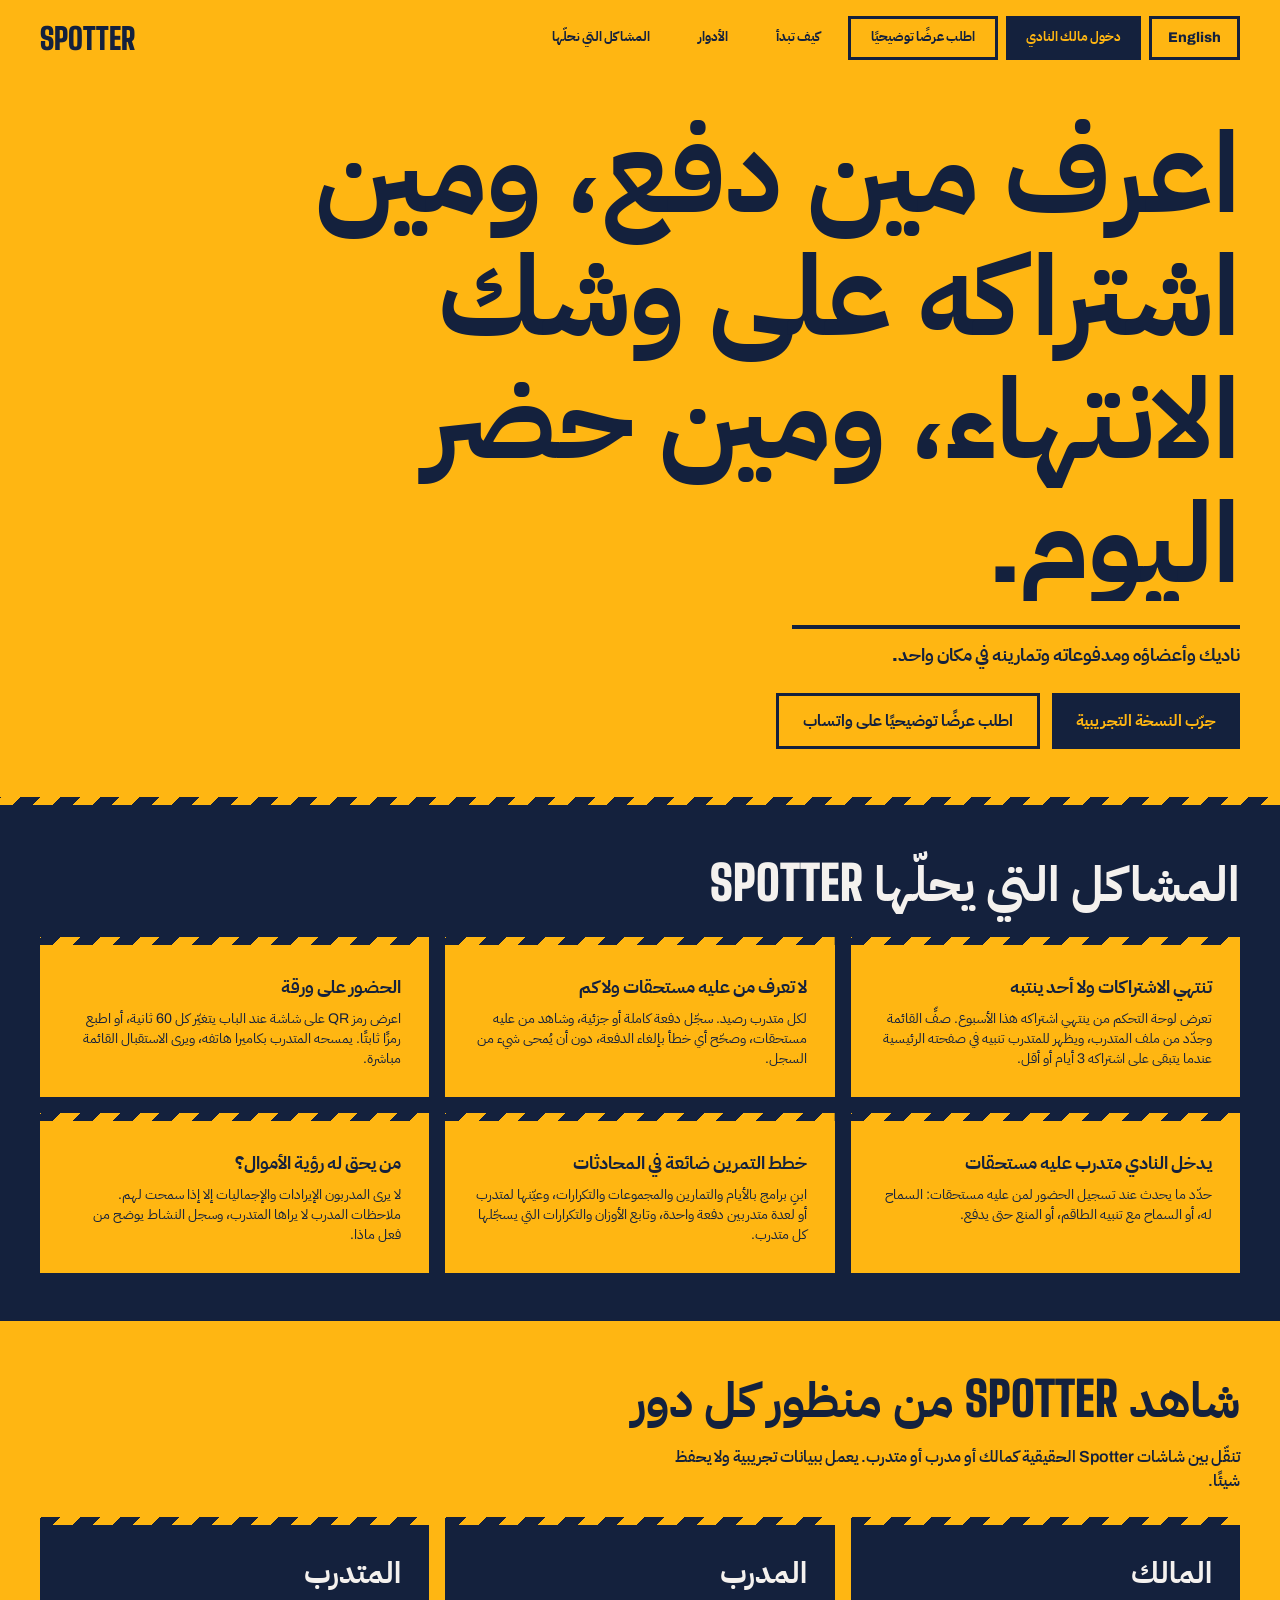
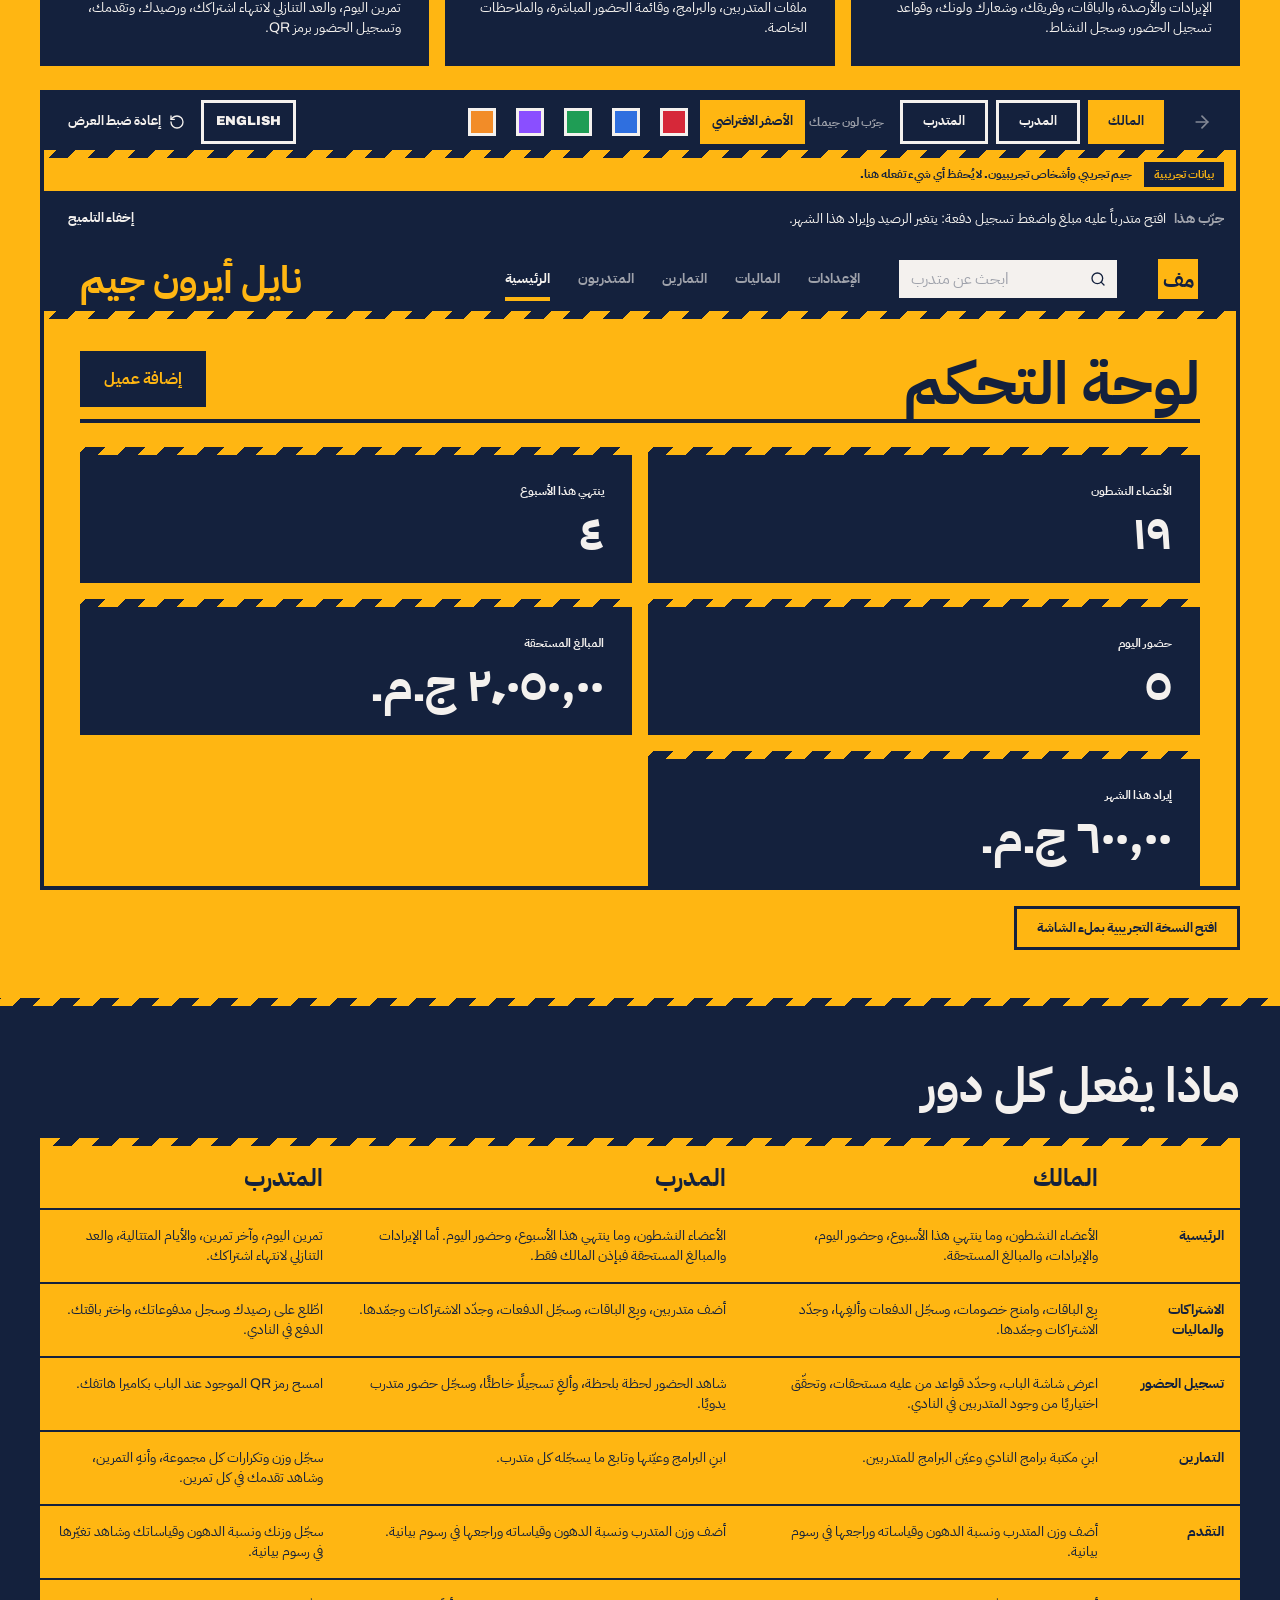
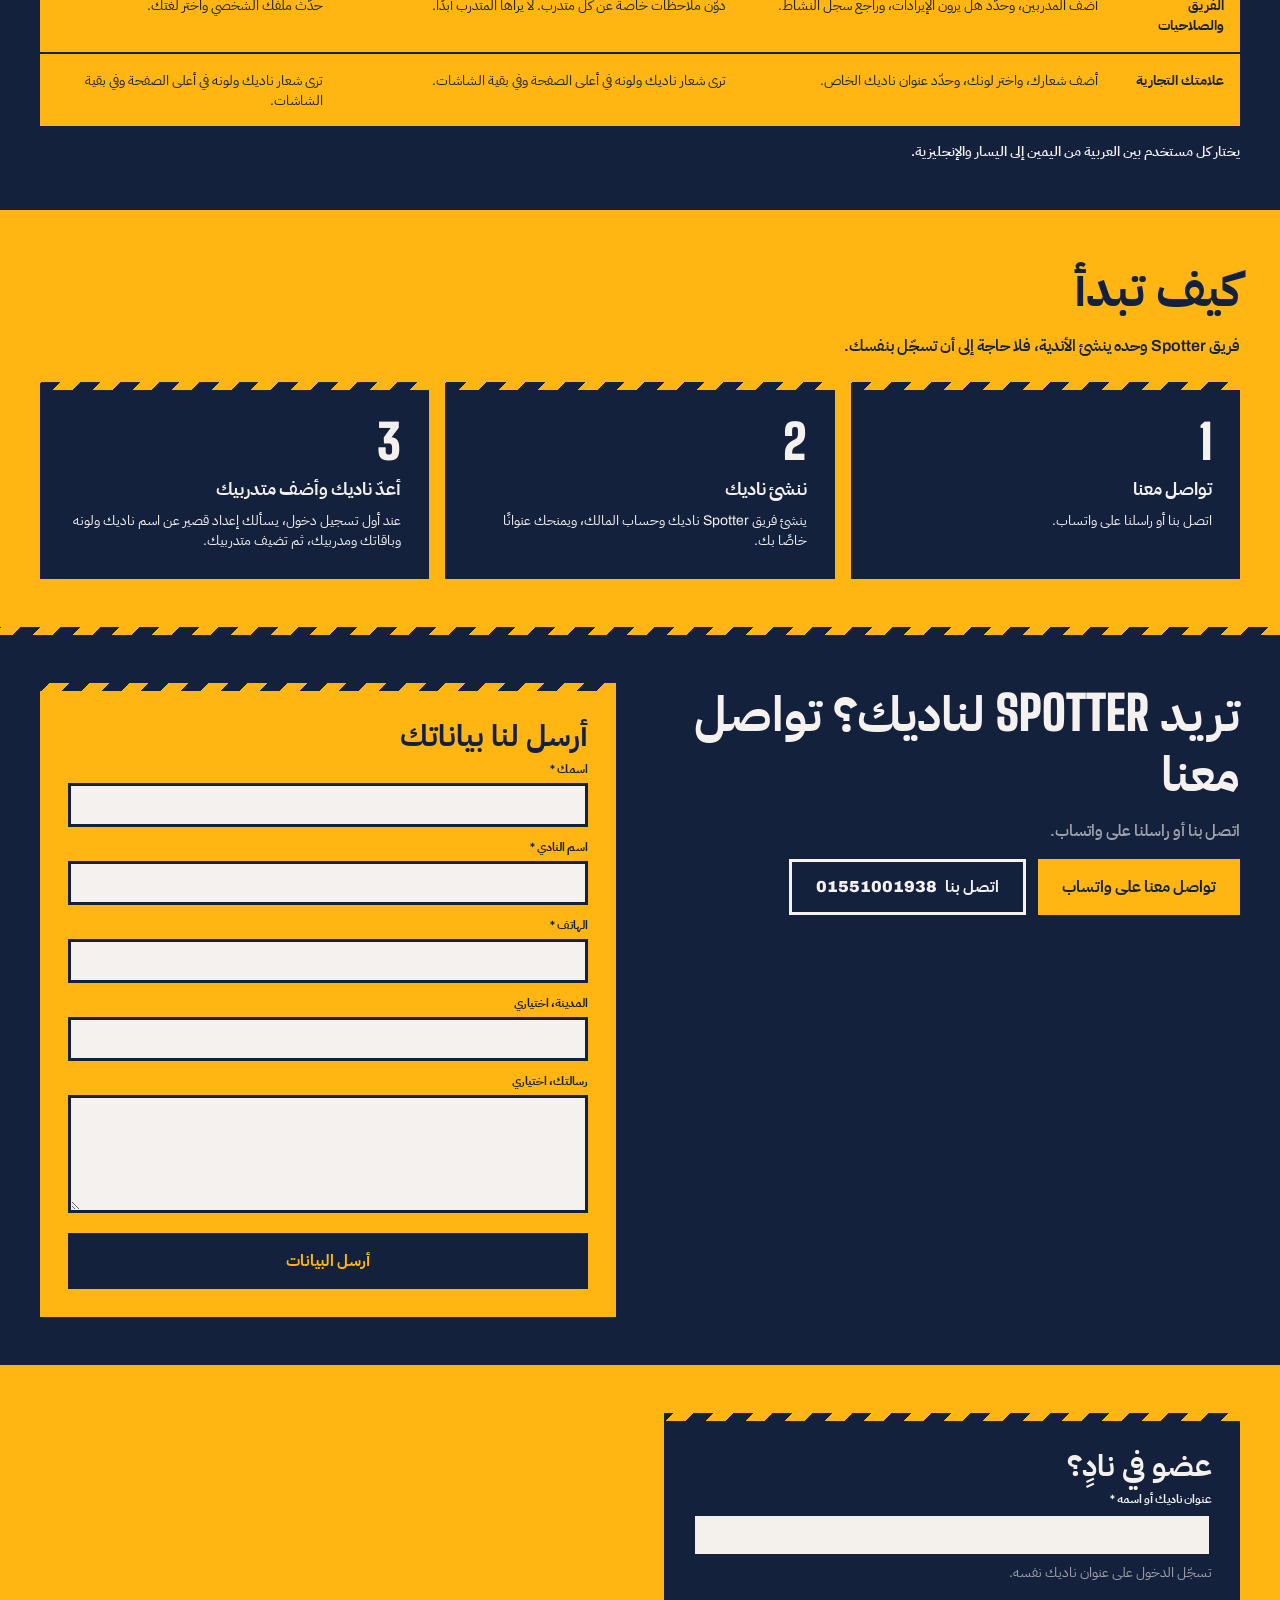
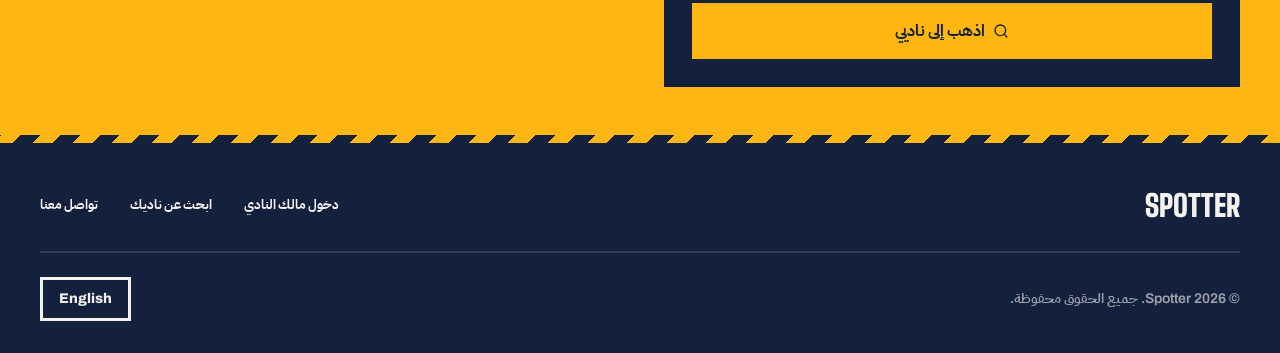
<file: index.html>
<!doctype html>
<html lang="ar" dir="rtl">
    <head>
        <meta charset="utf-8" />
        <meta name="viewport" content="width=device-width, initial-scale=1" />
        <title>Spotter</title>
        <meta name="description" content="Your gym, members, payments and workouts in one place." />
      <script type="module" crossorigin src="/assets/landing-BLIE3g-O.js"></script>
      <link rel="modulepreload" crossorigin href="/assets/translations-1nwfxi5a.js">
      <link rel="modulepreload" crossorigin href="/assets/Input-CRKZHEZi.js">
      <link rel="modulepreload" crossorigin href="/assets/Textarea-Cb2g7xME.js">
      <link rel="stylesheet" crossorigin href="/assets/translations-DHrIRY4J.css">
    </head>
    <body class="antialiased">
        <div id="app"></div>
        <noscript>Spotter needs JavaScript.</noscript>
    </body>
</html>
</file>
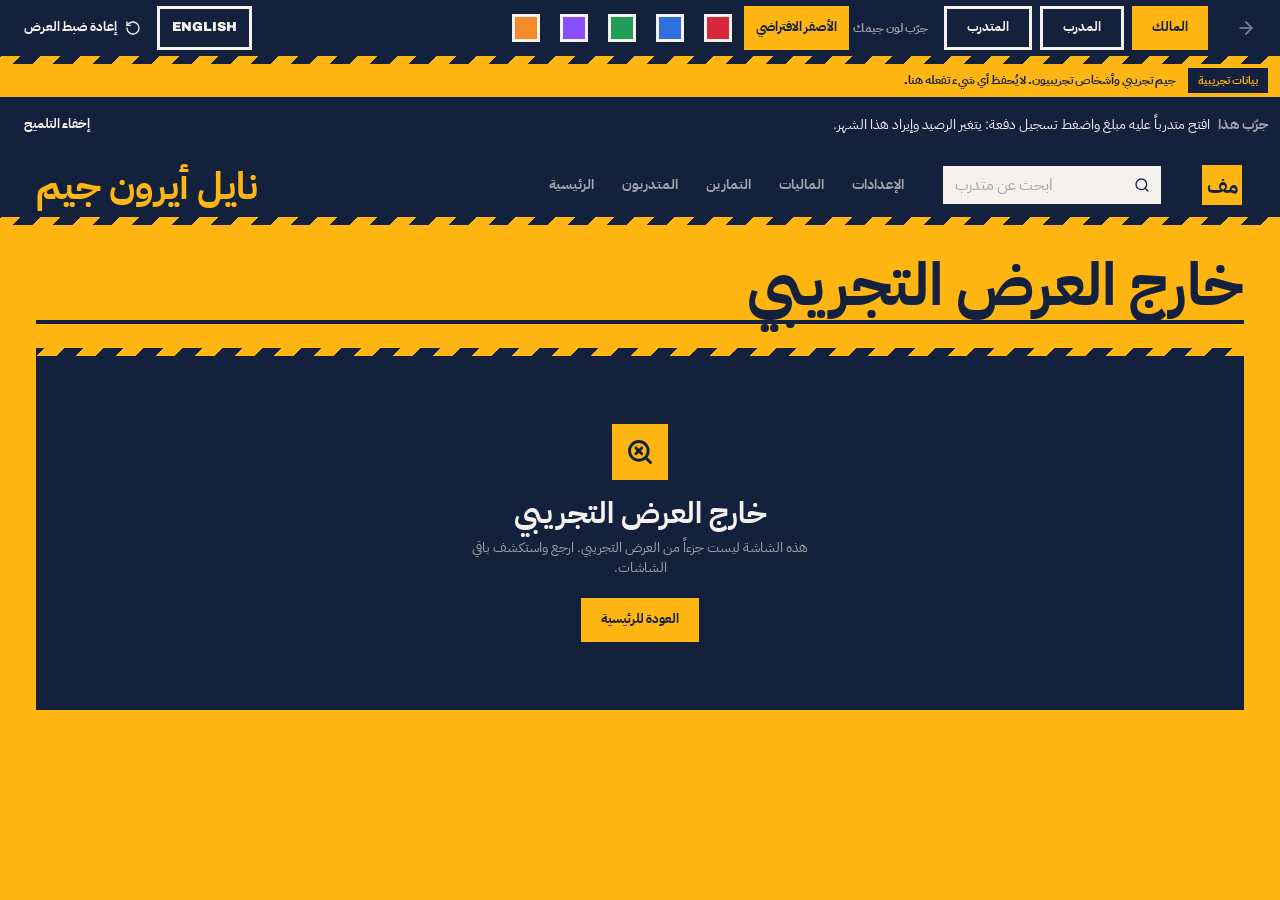
<file: demo/index.html>
<!doctype html>
<html lang="ar" dir="rtl">
    <head>
        <meta charset="utf-8" />
        <meta name="viewport" content="width=device-width, initial-scale=1" />
        <meta name="robots" content="noindex, nofollow" />
        <title>Spotter demo</title>
      <script type="module" crossorigin src="/assets/demo-CFC-dD0G.js"></script>
      <link rel="modulepreload" crossorigin href="/assets/translations-1nwfxi5a.js">
      <link rel="stylesheet" crossorigin href="/assets/translations-DHrIRY4J.css">
      <link rel="stylesheet" crossorigin href="/assets/demo-BFkZJt-7.css">
    </head>
    <body class="antialiased">
        <div id="app"></div>
        <noscript>Spotter's demo needs JavaScript.</noscript>
    </body>
</html>
</file>
<file: assets/translations-DHrIRY4J.css>
@layer properties{@supports (((-webkit-hyphens:none)) and (not (margin-trim:inline))) or ((-moz-orient:inline) and (not (color:rgb(from red r g b)))){*,:before,:after,::backdrop{--tw-translate-x:0;--tw-translate-y:0;--tw-translate-z:0;--tw-rotate-x:initial;--tw-rotate-y:initial;--tw-rotate-z:initial;--tw-skew-x:initial;--tw-skew-y:initial;--tw-divide-x-reverse:0;--tw-border-style:solid;--tw-divide-y-reverse:0;--tw-gradient-position:initial;--tw-gradient-from:#0000;--tw-gradient-via:#0000;--tw-gradient-to:#0000;--tw-gradient-stops:initial;--tw-gradient-via-stops:initial;--tw-gradient-from-position:0%;--tw-gradient-via-position:50%;--tw-gradient-to-position:100%;--tw-leading:initial;--tw-font-weight:initial;--tw-tracking:initial;--tw-ordinal:initial;--tw-slashed-zero:initial;--tw-numeric-figure:initial;--tw-numeric-spacing:initial;--tw-numeric-fraction:initial;--tw-shadow:0 0 #0000;--tw-shadow-color:initial;--tw-shadow-alpha:100%;--tw-inset-shadow:0 0 #0000;--tw-inset-shadow-color:initial;--tw-inset-shadow-alpha:100%;--tw-ring-color:initial;--tw-ring-shadow:0 0 #0000;--tw-inset-ring-color:initial;--tw-inset-ring-shadow:0 0 #0000;--tw-ring-inset:initial;--tw-ring-offset-width:0px;--tw-ring-offset-color:#fff;--tw-ring-offset-shadow:0 0 #0000;--tw-outline-style:solid;--tw-blur:initial;--tw-brightness:initial;--tw-contrast:initial;--tw-grayscale:initial;--tw-hue-rotate:initial;--tw-invert:initial;--tw-opacity:initial;--tw-saturate:initial;--tw-sepia:initial;--tw-drop-shadow:initial;--tw-drop-shadow-color:initial;--tw-drop-shadow-alpha:100%;--tw-drop-shadow-size:initial;--tw-duration:initial;--tw-ease:initial;--tw-scale-x:1;--tw-scale-y:1;--tw-scale-z:1}}}@font-face{font-family:Archivo;font-style:normal;font-display:swap;font-weight:400;src:url(/assets/archivo-latin-400-normal-C81ewxNO.woff2)format("woff2"),url(/assets/archivo-latin-400-normal-Bl602Mgc.woff)format("woff")}@font-face{font-family:Archivo;font-style:normal;font-display:swap;font-weight:600;src:url(/assets/archivo-latin-600-normal-3BBy0ZsW.woff2)format("woff2"),url(/assets/archivo-latin-600-normal-DwYieO8P.woff)format("woff")}@font-face{font-family:Archivo;font-style:normal;font-display:swap;font-weight:800;src:url(/assets/archivo-latin-800-normal-cB6v3kRN.woff2)format("woff2"),url(/assets/archivo-latin-800-normal-DZa_k145.woff)format("woff")}@font-face{font-family:Archivo;font-style:normal;font-display:swap;font-weight:900;src:url(/assets/archivo-latin-900-normal-D5FQlLQC.woff2)format("woff2"),url(/assets/archivo-latin-900-normal-b9gKmcX7.woff)format("woff")}@font-face{font-family:Big Shoulders Display;font-style:normal;font-display:swap;font-weight:700;src:url(/assets/big-shoulders-display-latin-700-normal-KM2fueoL.woff2)format("woff2"),url(/assets/big-shoulders-display-latin-700-normal-CMi6UoP4.woff)format("woff")}@font-face{font-family:Big Shoulders Display;font-style:normal;font-display:swap;font-weight:900;src:url(/assets/big-shoulders-display-latin-900-normal-CW8trzgu.woff2)format("woff2"),url(/assets/big-shoulders-display-latin-900-normal-DMT-1gsg.woff)format("woff")}@font-face{font-family:IBM Plex Sans Arabic;font-style:normal;font-display:swap;font-weight:400;src:url(/assets/ibm-plex-sans-arabic-arabic-400-normal-CyU-ddYS.woff2)format("woff2"),url(/assets/ibm-plex-sans-arabic-arabic-400-normal-EA1o-u_Q.woff)format("woff")}@font-face{font-family:IBM Plex Sans Arabic;font-style:normal;font-display:swap;font-weight:600;src:url(/assets/ibm-plex-sans-arabic-arabic-600-normal-0pRdybE_.woff2)format("woff2"),url(/assets/ibm-plex-sans-arabic-arabic-600-normal-MJZ0liF5.woff)format("woff")}@font-face{font-family:IBM Plex Sans Arabic;font-style:normal;font-display:swap;font-weight:700;src:url(/assets/ibm-plex-sans-arabic-arabic-700-normal-DrtBj6UE.woff2)format("woff2"),url(/assets/ibm-plex-sans-arabic-arabic-700-normal-9rXc6cUL.woff)format("woff")}@layer theme{:root,:host{--font-sans:"Archivo", "IBM Plex Sans Arabic", ui-sans-serif, system-ui, sans-serif, "Apple Color Emoji", "Segoe UI Emoji", "Segoe UI Symbol", "Noto Color Emoji";--font-mono:ui-monospace, SFMono-Regular, Menlo, Monaco, Consolas, "Liberation Mono", "Courier New", monospace;--color-red-500:oklch(63.7% .237 25.331);--color-red-600:oklch(57.7% .245 27.325);--color-red-700:oklch(50.5% .213 27.518);--color-amber-200:oklch(92.4% .12 95.746);--color-amber-300:oklch(87.9% .169 91.605);--color-amber-500:oklch(76.9% .188 70.08);--color-amber-600:oklch(66.6% .179 58.318);--color-amber-800:oklch(47.3% .137 46.201);--color-amber-900:oklch(41.4% .112 45.904);--color-amber-950:oklch(27.9% .077 45.635);--color-green-400:oklch(79.2% .209 151.711);--color-green-800:oklch(44.8% .119 151.328);--color-emerald-200:oklch(90.5% .093 164.15);--color-emerald-400:oklch(76.5% .177 163.223);--color-emerald-500:oklch(69.6% .17 162.48);--color-emerald-600:oklch(59.6% .145 163.225);--color-emerald-800:oklch(43.2% .095 166.913);--color-emerald-900:oklch(37.8% .077 168.94);--color-blue-100:oklch(93.2% .032 255.585);--color-blue-300:oklch(80.9% .105 251.813);--color-blue-500:oklch(62.3% .214 259.815);--color-blue-600:oklch(54.6% .245 262.881);--color-blue-700:oklch(48.8% .243 264.376);--color-blue-800:oklch(42.4% .199 265.638);--color-blue-900:oklch(37.9% .146 265.522);--color-blue-950:oklch(28.2% .091 267.935);--color-rose-100:oklch(94.1% .03 12.58);--color-rose-200:oklch(89.2% .058 10.001);--color-rose-500:oklch(64.5% .246 16.439);--color-rose-600:oklch(58.6% .253 17.585);--color-rose-900:oklch(41% .159 10.272);--color-rose-950:oklch(27.1% .105 12.094);--color-slate-700:oklch(37.2% .044 257.287);--color-gray-100:oklch(96.7% .003 264.542);--color-gray-200:oklch(92.8% .006 264.531);--color-gray-300:oklch(87.2% .01 258.338);--color-gray-400:oklch(70.7% .022 261.325);--color-gray-500:oklch(55.1% .027 264.364);--color-gray-600:oklch(44.6% .03 256.802);--color-gray-700:oklch(37.3% .034 259.733);--color-gray-800:oklch(27.8% .033 256.848);--color-gray-900:oklch(21% .034 264.665);--color-neutral-50:oklch(98.5% 0 none);--color-neutral-100:oklch(97% 0 none);--color-neutral-200:oklch(92.2% 0 none);--color-neutral-300:oklch(87% 0 none);--color-neutral-400:oklch(70.8% 0 none);--color-neutral-500:oklch(55.6% 0 none);--color-neutral-600:oklch(43.9% 0 none);--color-neutral-700:oklch(37.1% 0 none);--color-neutral-800:oklch(26.9% 0 none);--color-neutral-900:oklch(20.5% 0 none);--color-neutral-950:oklch(14.5% 0 none);--color-black:#000;--color-white:#fff;--spacing:.25rem;--container-xs:20rem;--container-sm:24rem;--container-md:28rem;--container-lg:32rem;--container-xl:36rem;--container-2xl:42rem;--container-3xl:48rem;--container-5xl:64rem;--container-7xl:80rem;--text-xs:.75rem;--text-xs--line-height:calc(1 / .75);--text-sm:.875rem;--text-sm--line-height:calc(1.25 / .875);--text-base:1rem;--text-base--line-height: 1.5 ;--text-lg:1.125rem;--text-lg--line-height:calc(1.75 / 1.125);--text-xl:1.25rem;--text-xl--line-height:calc(1.75 / 1.25);--text-2xl:1.5rem;--text-2xl--line-height:calc(2 / 1.5);--text-3xl:1.875rem;--text-3xl--line-height: 1.2 ;--text-4xl:2.25rem;--text-4xl--line-height:calc(2.5 / 2.25);--text-5xl:3rem;--text-5xl--line-height:1;--text-6xl:3.75rem;--text-6xl--line-height:1;--text-7xl:4.5rem;--text-7xl--line-height:1;--text-8xl:6rem;--text-8xl--line-height:1;--font-weight-light:300;--font-weight-normal:400;--font-weight-medium:500;--font-weight-semibold:600;--font-weight-bold:700;--font-weight-extrabold:800;--font-weight-black:900;--tracking-tight:-.025em;--tracking-widest:.1em;--leading-tight:1.25;--leading-relaxed:1.625;--radius-md:0;--radius-lg:0;--radius-xl:0;--ease-in-out:cubic-bezier(.4, 0, .2, 1);--animate-spin:spin 1s linear infinite;--animate-ping:ping 1s cubic-bezier(0, 0, .2, 1) infinite;--animate-pulse:pulse 2s cubic-bezier(.4, 0, .6, 1) infinite;--default-transition-duration:.15s;--default-transition-timing-function:cubic-bezier(.4, 0, .2, 1);--default-font-family:var(--font-sans);--default-mono-font-family:var(--font-mono);--font-display:"Big Shoulders Display", "IBM Plex Sans Arabic", "Archivo", ui-sans-serif, sans-serif}}@layer base{*,:after,:before,::backdrop{box-sizing:border-box;border:0 solid;margin:0;padding:0}::file-selector-button{box-sizing:border-box;border:0 solid;margin:0;padding:0}html,:host{-webkit-text-size-adjust:100%;tab-size:4;line-height:1.5;font-family:var(--default-font-family,-apple-system, BlinkMacSystemFont, "Segoe UI", Roboto, "Helvetica Neue", "Noto Sans", Arial, sans-serif, "Apple Color Emoji", "Segoe UI Emoji", "Segoe UI Symbol", "Noto Color Emoji");font-feature-settings:var(--default-font-feature-settings,normal);font-variation-settings:var(--default-font-variation-settings,normal);-webkit-tap-highlight-color:transparent}hr{height:0;color:inherit;border-top-width:1px}abbr:where([title]){-webkit-text-decoration:underline dotted;text-decoration:underline dotted}h1,h2,h3,h4,h5,h6{font-size:inherit;font-weight:inherit}a{color:inherit;-webkit-text-decoration:inherit;text-decoration:inherit}b,strong{font-weight:bolder}code,kbd,samp,pre{font-family:var(--default-mono-font-family,ui-monospace, SFMono-Regular, Menlo, Monaco, Consolas, "Liberation Mono", "Courier New", monospace);font-feature-settings:var(--default-mono-font-feature-settings,normal);font-variation-settings:var(--default-mono-font-variation-settings,normal);font-size:1em}small{font-size:80%}sub,sup{vertical-align:baseline;font-size:75%;line-height:0;position:relative}sub{bottom:-.25em}sup{top:-.5em}table{text-indent:0;border-color:inherit;border-collapse:collapse}:-moz-focusring:where(:not(iframe)){outline:auto}progress{vertical-align:baseline}summary{display:list-item}ol,ul,menu{list-style:none}img,svg,video,canvas,audio,iframe,embed,object{vertical-align:middle;display:block}img,video{max-width:100%;height:auto}button,input,select,optgroup,textarea{font:inherit;font-feature-settings:inherit;font-variation-settings:inherit;letter-spacing:inherit;color:inherit;opacity:1;background-color:#0000;border-radius:0}::file-selector-button{font:inherit;font-feature-settings:inherit;font-variation-settings:inherit;letter-spacing:inherit;color:inherit;opacity:1;background-color:#0000;border-radius:0}:where(select:is([multiple],[size])) optgroup{font-weight:bolder}:where(select:is([multiple],[size])) optgroup option{padding-inline-start:20px}::file-selector-button{margin-inline-end:4px}::placeholder{opacity:1}@supports (not ((-webkit-appearance:-apple-pay-button))) or (contain-intrinsic-size:1px){::placeholder{color:currentColor}@supports (color:color-mix(in lab,red,red)){::placeholder{color:color-mix(in oklab,currentcolor 50%,transparent)}}}textarea{resize:vertical}::-webkit-search-decoration{-webkit-appearance:none}::-webkit-date-and-time-value{min-height:1lh;text-align:inherit}::-webkit-datetime-edit{display:inline-flex}::-webkit-datetime-edit-fields-wrapper{padding:0}::-webkit-datetime-edit{padding-block:0}::-webkit-datetime-edit-year-field{padding-block:0}::-webkit-datetime-edit-month-field{padding-block:0}::-webkit-datetime-edit-day-field{padding-block:0}::-webkit-datetime-edit-hour-field{padding-block:0}::-webkit-datetime-edit-minute-field{padding-block:0}::-webkit-datetime-edit-second-field{padding-block:0}::-webkit-datetime-edit-millisecond-field{padding-block:0}::-webkit-datetime-edit-meridiem-field{padding-block:0}::-webkit-calendar-picker-indicator{line-height:1}:-moz-ui-invalid{box-shadow:none}button,input:where([type=button],[type=reset],[type=submit]){appearance:button}::file-selector-button{appearance:button}::-webkit-inner-spin-button{height:auto}::-webkit-outer-spin-button{height:auto}[hidden]:where(:not([hidden=until-found])){display:none!important}body{--surface:var(--canvas);--text:var(--brand-foreground);--text-muted:var(--brand-foreground);--line:var(--brand-foreground);--accent:var(--ink);--accent-foreground:var(--brand);--focus-ring:var(--brand-foreground);background-color:var(--surface);color:var(--text);font-family:var(--font-sans);-webkit-font-smoothing:antialiased;-moz-osx-font-smoothing:grayscale}:focus-visible{outline-style:var(--tw-outline-style);outline-offset:2px;outline-width:3px;outline-color:var(--focus-ring)}dialog::backdrop{background:#14213db3}main .theme-ink{background:var(--hazard) top / 100% 8px no-repeat border-box,var(--surface) padding-box;border-top:8px solid #0000}@media(prefers-reduced-motion:reduce){*,:before,:after{transition-duration:.01ms!important;animation-duration:.01ms!important}}}@layer components;@layer utilities{.pointer-events-auto{pointer-events:auto}.pointer-events-none{pointer-events:none}.collapse{visibility:collapse}.invisible{visibility:hidden}.visible{visibility:visible}.sr-only{clip-path:inset(50%);white-space:nowrap;border-width:0;width:1px;height:1px;margin:-1px;padding:0;position:absolute;overflow:hidden}.absolute{position:absolute}.fixed{position:fixed}.relative{position:relative}.static{position:static}.sticky{position:sticky}.inset-x-0{inset-inline:0}.inset-y-0{inset-block:0}.start-0{inset-inline-start:calc(var(--spacing) * 0)}.start-2{inset-inline-start:calc(var(--spacing) * 2)}.end-0{inset-inline-end:calc(var(--spacing) * 0)}.end-3{inset-inline-end:calc(var(--spacing) * 3)}.top-0{top:0}.top-2{top:calc(var(--spacing) * 2)}.top-14{top:calc(var(--spacing) * 14)}.top-\[-1px\]{top:-1px}.top-full{top:100%}.right-0{right:0}.bottom-0{bottom:0}.bottom-20{bottom:calc(var(--spacing) * 20)}.left-0{left:0}.-z-10{z-index:-10}.z-10{z-index:10}.z-20{z-index:20}.z-30{z-index:30}.z-40{z-index:40}.z-50{z-index:50}.col-2{grid-column:2}.col-10{grid-column:10}.col-span-2{grid-column:span 2/span 2}.col-span-3{grid-column:span 3/span 3}.col-span-full{grid-column:1/-1}.container{width:100%}@media(min-width:40rem){.container{max-width:40rem}}@media(min-width:48rem){.container{max-width:48rem}}@media(min-width:64rem){.container{max-width:64rem}}@media(min-width:80rem){.container{max-width:80rem}}@media(min-width:96rem){.container{max-width:96rem}}.-m-2{margin:calc(var(--spacing) * -2)}.m-0{margin:0}.m-auto{margin:auto}.-mx-4{margin-inline:calc(var(--spacing) * -4)}.mx-0{margin-inline:0}.mx-auto{margin-inline:auto}.my-1\.5{margin-block:calc(var(--spacing) * 1.5)}.-ms-1{margin-inline-start:calc(var(--spacing) * -1)}.-ms-3{margin-inline-start:calc(var(--spacing) * -3)}.ms-0\.5{margin-inline-start:calc(var(--spacing) * .5)}.ms-2{margin-inline-start:calc(var(--spacing) * 2)}.ms-3{margin-inline-start:calc(var(--spacing) * 3)}.ms-8{margin-inline-start:calc(var(--spacing) * 8)}.ms-auto{margin-inline-start:auto}.-me-2{margin-inline-end:calc(var(--spacing) * -2)}.me-2{margin-inline-end:calc(var(--spacing) * 2)}.me-4{margin-inline-end:calc(var(--spacing) * 4)}.me-auto{margin-inline-end:auto}.-mt-3{margin-top:calc(var(--spacing) * -3)}.-mt-5{margin-top:calc(var(--spacing) * -5)}.mt-0\.5{margin-top:calc(var(--spacing) * .5)}.mt-1{margin-top:var(--spacing)}.mt-2{margin-top:calc(var(--spacing) * 2)}.mt-3{margin-top:calc(var(--spacing) * 3)}.mt-4{margin-top:calc(var(--spacing) * 4)}.mt-5{margin-top:calc(var(--spacing) * 5)}.mt-6{margin-top:calc(var(--spacing) * 6)}.mt-auto{margin-top:auto}.-mr-4{margin-right:calc(var(--spacing) * -4)}.mr-6{margin-right:calc(var(--spacing) * 6)}.mr-auto{margin-right:auto}.mb-0{margin-bottom:0}.mb-1{margin-bottom:var(--spacing)}.mb-2{margin-bottom:calc(var(--spacing) * 2)}.mb-3{margin-bottom:calc(var(--spacing) * 3)}.mb-4{margin-bottom:calc(var(--spacing) * 4)}.mb-5{margin-bottom:calc(var(--spacing) * 5)}.mb-6{margin-bottom:calc(var(--spacing) * 6)}.mb-8{margin-bottom:calc(var(--spacing) * 8)}.mb-10{margin-bottom:calc(var(--spacing) * 10)}.-ml-px{margin-left:-1px}.ml-0{margin-left:0}.ml-2{margin-left:calc(var(--spacing) * 2)}.ml-6{margin-left:calc(var(--spacing) * 6)}.ml-auto{margin-left:auto}.block{display:block}.contents{display:contents}.flex{display:flex}.grid{display:grid}.hidden{display:none}.inline{display:inline}.inline-flex{display:inline-flex}.table{display:table}.aspect-square{aspect-ratio:1}.size-2{width:calc(var(--spacing) * 2);height:calc(var(--spacing) * 2)}.size-3{width:calc(var(--spacing) * 3);height:calc(var(--spacing) * 3)}.size-4{width:calc(var(--spacing) * 4);height:calc(var(--spacing) * 4)}.size-5{width:calc(var(--spacing) * 5);height:calc(var(--spacing) * 5)}.size-6{width:calc(var(--spacing) * 6);height:calc(var(--spacing) * 6)}.size-7{width:calc(var(--spacing) * 7);height:calc(var(--spacing) * 7)}.size-8{width:calc(var(--spacing) * 8);height:calc(var(--spacing) * 8)}.size-9{width:calc(var(--spacing) * 9);height:calc(var(--spacing) * 9)}.size-10{width:calc(var(--spacing) * 10);height:calc(var(--spacing) * 10)}.size-11{width:calc(var(--spacing) * 11);height:calc(var(--spacing) * 11)}.size-14{width:calc(var(--spacing) * 14);height:calc(var(--spacing) * 14)}.size-16{width:calc(var(--spacing) * 16);height:calc(var(--spacing) * 16)}.size-24{width:calc(var(--spacing) * 24);height:calc(var(--spacing) * 24)}.size-48{width:calc(var(--spacing) * 48);height:calc(var(--spacing) * 48)}.size-\[0\.8em\]{width:.8em;height:.8em}.size-\[9px\]{width:9px;height:9px}.size-full{width:100%;height:100%}.h-0{height:0}.h-1{height:var(--spacing)}.h-2\.5{height:calc(var(--spacing) * 2.5)}.h-3{height:calc(var(--spacing) * 3)}.h-4{height:calc(var(--spacing) * 4)}.h-5{height:calc(var(--spacing) * 5)}.h-6{height:calc(var(--spacing) * 6)}.h-7{height:calc(var(--spacing) * 7)}.h-8{height:calc(var(--spacing) * 8)}.h-10{height:calc(var(--spacing) * 10)}.h-11{height:calc(var(--spacing) * 11)}.h-14{height:calc(var(--spacing) * 14)}.h-16{height:calc(var(--spacing) * 16)}.h-28{height:calc(var(--spacing) * 28)}.h-36{height:calc(var(--spacing) * 36)}.h-\[18px\]{height:18px}.h-\[23\.5px\]{height:23.5px}.h-\[56px\]{height:56px}.h-\[min\(100dvh\,800px\)\]{height:min(100dvh,800px)}.h-dvh{height:100dvh}.h-full{height:100%}.max-h-72{max-height:calc(var(--spacing) * 72)}.max-h-\[85vh\]{max-height:85vh}.max-h-\[calc\(100dvh-5rem\)\]{max-height:calc(100dvh - 5rem)}.max-h-none{max-height:none}.min-h-0{min-height:0}.min-h-9{min-height:calc(var(--spacing) * 9)}.min-h-11{min-height:calc(var(--spacing) * 11)}.min-h-12{min-height:calc(var(--spacing) * 12)}.min-h-14{min-height:calc(var(--spacing) * 14)}.min-h-16{min-height:calc(var(--spacing) * 16)}.min-h-20{min-height:calc(var(--spacing) * 20)}.min-h-24{min-height:calc(var(--spacing) * 24)}.min-h-dvh{min-height:100dvh}.min-h-screen{min-height:100vh}.w-1\/2{width:50%}.w-1\/3{width:33.3333%}.w-2\.5{width:calc(var(--spacing) * 2.5)}.w-2\/3{width:66.6667%}.w-3{width:calc(var(--spacing) * 3)}.w-5{width:calc(var(--spacing) * 5)}.w-6{width:calc(var(--spacing) * 6)}.w-8{width:calc(var(--spacing) * 8)}.w-10{width:calc(var(--spacing) * 10)}.w-11{width:calc(var(--spacing) * 11)}.w-14{width:calc(var(--spacing) * 14)}.w-56{width:calc(var(--spacing) * 56)}.w-72{width:calc(var(--spacing) * 72)}.w-\[18px\]{width:18px}.w-\[calc\(100\%-2rem\)\]{width:calc(100% - 2rem)}.w-fit{width:fit-content}.w-full{width:100%}.w-px{width:1px}.max-w-2xl{max-width:var(--container-2xl)}.max-w-3xl{max-width:var(--container-3xl)}.max-w-5xl{max-width:var(--container-5xl)}.max-w-7xl{max-width:var(--container-7xl)}.max-w-\[85vw\]{max-width:85vw}.max-w-\[calc\(100vw-1rem\)\]{max-width:calc(100vw - 1rem)}.max-w-\[min\(80vw\,70vh\)\]{max-width:min(80vw,70vh)}.max-w-full{max-width:100%}.max-w-lg{max-width:var(--container-lg)}.max-w-md{max-width:var(--container-md)}.max-w-none{max-width:none}.max-w-sm{max-width:var(--container-sm)}.max-w-xl{max-width:var(--container-xl)}.max-w-xs{max-width:var(--container-xs)}.min-w-0{min-width:0}.min-w-5{min-width:calc(var(--spacing) * 5)}.min-w-6{min-width:calc(var(--spacing) * 6)}.min-w-64{min-width:calc(var(--spacing) * 64)}.min-w-\[44rem\]{min-width:44rem}.flex-1{flex:1}.flex-shrink-0,.shrink-0{flex-shrink:0}.grow{flex-grow:1}.border-collapse{border-collapse:collapse}.-translate-x-1\/2{--tw-translate-x: -50% ;translate:var(--tw-translate-x) var(--tw-translate-y)}.-translate-x-full{--tw-translate-x:-100%;translate:var(--tw-translate-x) var(--tw-translate-y)}.-translate-y-32{--tw-translate-y:calc(var(--spacing) * -32);translate:var(--tw-translate-x) var(--tw-translate-y)}.-translate-y-full{--tw-translate-y:-100%;translate:var(--tw-translate-x) var(--tw-translate-y)}.transform{transform:var(--tw-rotate-x,) var(--tw-rotate-y,) var(--tw-rotate-z,) var(--tw-skew-x,) var(--tw-skew-y,)}.animate-ping{animation:var(--animate-ping)}.animate-spin{animation:var(--animate-spin)}.cursor-default{cursor:default}.cursor-grab{cursor:grab}.cursor-not-allowed{cursor:not-allowed}.cursor-not-allowed\!{cursor:not-allowed!important}.cursor-pointer{cursor:pointer}.touch-none{touch-action:none}.scroll-mt-6{scroll-margin-top:calc(var(--spacing) * 6)}.\[scrollbar-width\:thin\]{scrollbar-width:thin}.grid-cols-1{grid-template-columns:repeat(1,minmax(0,1fr))}.grid-cols-2{grid-template-columns:repeat(2,minmax(0,1fr))}.grid-cols-3{grid-template-columns:repeat(3,minmax(0,1fr))}.grid-cols-4{grid-template-columns:repeat(4,minmax(0,1fr))}.grid-cols-\[1\.25rem_minmax\(0\,10rem\)_minmax\(0\,10rem\)_auto\]{grid-template-columns:1.25rem minmax(0,10rem) minmax(0,10rem) auto}.grid-cols-\[3\.5rem_1fr_auto\]{grid-template-columns:3.5rem 1fr auto}.grid-cols-\[auto_1fr\]{grid-template-columns:auto 1fr}.flex-col{flex-direction:column}.flex-col-reverse{flex-direction:column-reverse}.flex-wrap{flex-wrap:wrap}.items-baseline{align-items:baseline}.items-center{align-items:center}.items-end{align-items:flex-end}.items-start{align-items:flex-start}.items-stretch{align-items:stretch}.justify-between{justify-content:space-between}.justify-center{justify-content:center}.justify-end{justify-content:flex-end}.justify-start{justify-content:flex-start}.justify-items-center{justify-items:center}.gap-0\.5{gap:calc(var(--spacing) * .5)}.gap-1{gap:var(--spacing)}.gap-1\.5{gap:calc(var(--spacing) * 1.5)}.gap-2{gap:calc(var(--spacing) * 2)}.gap-2\.5{gap:calc(var(--spacing) * 2.5)}.gap-3{gap:calc(var(--spacing) * 3)}.gap-4{gap:calc(var(--spacing) * 4)}.gap-5{gap:calc(var(--spacing) * 5)}.gap-6{gap:calc(var(--spacing) * 6)}.gap-7{gap:calc(var(--spacing) * 7)}.gap-8{gap:calc(var(--spacing) * 8)}.gap-12{gap:calc(var(--spacing) * 12)}.gap-x-2{column-gap:calc(var(--spacing) * 2)}.gap-x-3{column-gap:calc(var(--spacing) * 3)}.gap-x-4{column-gap:calc(var(--spacing) * 4)}.gap-x-6{column-gap:calc(var(--spacing) * 6)}.gap-y-1{row-gap:var(--spacing)}.gap-y-1\.5{row-gap:calc(var(--spacing) * 1.5)}.gap-y-2{row-gap:calc(var(--spacing) * 2)}.gap-y-3{row-gap:calc(var(--spacing) * 3)}.gap-y-6{row-gap:calc(var(--spacing) * 6)}:where(.divide-x>:not(:last-child)){--tw-divide-x-reverse:0;border-inline-style:var(--tw-border-style);border-inline-start-width:calc(1px * var(--tw-divide-x-reverse));border-inline-end-width:calc(1px * calc(1 - var(--tw-divide-x-reverse)))}:where(.divide-y>:not(:last-child)){--tw-divide-y-reverse:0;border-bottom-style:var(--tw-border-style);border-top-style:var(--tw-border-style);border-top-width:calc(1px * var(--tw-divide-y-reverse));border-bottom-width:calc(1px * calc(1 - var(--tw-divide-y-reverse)))}:where(.divide-line>:not(:last-child)){border-color:var(--line)}:where(.divide-neutral-200>:not(:last-child)){border-color:var(--color-neutral-200)}.self-center{align-self:center}.self-start{align-self:flex-start}.self-stretch{align-self:stretch}.justify-self-end{justify-self:flex-end}.justify-self-start{justify-self:flex-start}.truncate{text-overflow:ellipsis;white-space:nowrap;overflow:hidden}.overflow-hidden{overflow:hidden}.overflow-visible{overflow:visible}.overflow-x-auto{overflow-x:auto}.overflow-x-hidden{overflow-x:hidden}.overflow-y-auto{overflow-y:auto}.rounded-full{border-radius:3.40282e38px}.rounded-lg{border-radius:var(--radius-lg)}.rounded-md{border-radius:var(--radius-md)}.rounded-xl{border-radius:var(--radius-xl)}.rounded-t-lg{border-top-left-radius:var(--radius-lg);border-top-right-radius:var(--radius-lg)}.rounded-l{border-top-left-radius:.25rem;border-bottom-left-radius:.25rem}.rounded-l-md{border-top-left-radius:var(--radius-md);border-bottom-left-radius:var(--radius-md)}.rounded-r-md{border-top-right-radius:var(--radius-md);border-bottom-right-radius:var(--radius-md)}.rounded-b-lg{border-bottom-right-radius:var(--radius-lg);border-bottom-left-radius:var(--radius-lg)}.border{border-style:var(--tw-border-style);border-width:1px}.border-2{border-style:var(--tw-border-style);border-width:2px}.border-3{border-style:var(--tw-border-style);border-width:3px}.border-4{border-style:var(--tw-border-style);border-width:4px}.border-x{border-inline-style:var(--tw-border-style);border-inline-width:1px}.border-y-3{border-block-style:var(--tw-border-style);border-block-width:3px}.border-s-0{border-inline-start-style:var(--tw-border-style);border-inline-start-width:0}.border-s-4{border-inline-start-style:var(--tw-border-style);border-inline-start-width:4px}.border-s-6{border-inline-start-style:var(--tw-border-style);border-inline-start-width:6px}.border-e{border-inline-end-style:var(--tw-border-style);border-inline-end-width:1px}.border-t{border-top-style:var(--tw-border-style);border-top-width:1px}.border-t-2{border-top-style:var(--tw-border-style);border-top-width:2px}.border-t-4{border-top-style:var(--tw-border-style);border-top-width:4px}.border-r-4{border-right-style:var(--tw-border-style);border-right-width:4px}.border-b{border-bottom-style:var(--tw-border-style);border-bottom-width:1px}.border-b-2{border-bottom-style:var(--tw-border-style);border-bottom-width:2px}.border-b-3{border-bottom-style:var(--tw-border-style);border-bottom-width:3px}.border-b-4{border-bottom-style:var(--tw-border-style);border-bottom-width:4px}.border-l{border-left-style:var(--tw-border-style);border-left-width:1px}.border-dashed{--tw-border-style:dashed;border-style:dashed}.border-dotted{--tw-border-style:dotted;border-style:dotted}.border-\[\#0b0a0a\]{border-color:#0b0a0a}.border-black\/20{border-color:#0003}@supports (color:color-mix(in lab,red,red)){.border-black\/20{border-color:color-mix(in oklab,var(--color-black) 20%,transparent)}}.border-brand{border-color:var(--brand)}.border-char{border-color:var(--char)}.border-current{border-color:currentColor}.border-emerald-900{border-color:var(--color-emerald-900)}.border-gray-300{border-color:var(--color-gray-300)}.border-ink{border-color:var(--ink)}.border-line{border-color:var(--line)}.border-neutral-100{border-color:var(--color-neutral-100)}.border-neutral-200{border-color:var(--color-neutral-200)}.border-neutral-300{border-color:var(--color-neutral-300)}.border-paper{border-color:var(--paper)}.border-text{border-color:var(--text)}.border-transparent{border-color:#0000}.border-t-blue-600{border-top-color:var(--color-blue-600)}.theme-canvas{--surface:var(--canvas);--text:var(--brand-foreground);--text-muted:var(--brand-foreground);--line:var(--brand-foreground);--accent:var(--ink);--accent-foreground:var(--brand);--focus-ring:var(--brand-foreground);background-color:var(--surface);color:var(--text)}.theme-ink{--surface:var(--ink);--text:var(--paper);--text-muted:var(--stone);--line:var(--char);--accent:var(--brand);--accent-foreground:var(--ink);--focus-ring:var(--paper);background-color:var(--surface);color:var(--text)}.bg-\[\#b91c1c\]{background-color:#b91c1c}.bg-\[\#ffb612\]{background-color:#ffb612}.bg-accent{background-color:var(--accent)}.bg-amber-200{background-color:var(--color-amber-200)}.bg-amber-600{background-color:var(--color-amber-600)}.bg-black{background-color:var(--color-black)}.bg-black\/8{background-color:#00000014}@supports (color:color-mix(in lab,red,red)){.bg-black\/8{background-color:color-mix(in oklab,var(--color-black) 8%,transparent)}}.bg-black\/10{background-color:#0000001a}@supports (color:color-mix(in lab,red,red)){.bg-black\/10{background-color:color-mix(in oklab,var(--color-black) 10%,transparent)}}.bg-blue-100{background-color:var(--color-blue-100)}.bg-blue-600{background-color:var(--color-blue-600)}.bg-blue-700{background-color:var(--color-blue-700)}.bg-brand{background-color:var(--brand)}.bg-canvas{background-color:var(--canvas)}.bg-char{background-color:var(--char)}.bg-emerald-200{background-color:var(--color-emerald-200)}.bg-emerald-600{background-color:var(--color-emerald-600)}.bg-emerald-800{background-color:var(--color-emerald-800)}.bg-gray-100{background-color:var(--color-gray-100)}.bg-gray-200{background-color:var(--color-gray-200)}.bg-green-400{background-color:var(--color-green-400)}.bg-ink,.bg-ink\/30{background-color:var(--ink)}@supports (color:color-mix(in lab,red,red)){.bg-ink\/30{background-color:color-mix(in oklab,var(--ink) 30%,transparent)}}.bg-line{background-color:var(--line)}.bg-neutral-50{background-color:var(--color-neutral-50)}.bg-neutral-600{background-color:var(--color-neutral-600)}.bg-paper{background-color:var(--paper)}.bg-red-500{background-color:var(--color-red-500)}.bg-rose-200{background-color:var(--color-rose-200)}.bg-rose-200\!{background-color:var(--color-rose-200)!important}.bg-rose-500{background-color:var(--color-rose-500)}.bg-rose-600{background-color:var(--color-rose-600)}.bg-stone{background-color:var(--stone)}.bg-surface{background-color:var(--surface)}.bg-text,.bg-text\/15{background-color:var(--text)}@supports (color:color-mix(in lab,red,red)){.bg-text\/15{background-color:color-mix(in oklab,var(--text) 15%,transparent)}}.bg-transparent{background-color:#0000}.bg-white{background-color:var(--color-white)}.bg-white\/5{background-color:#ffffff0d}@supports (color:color-mix(in lab,red,red)){.bg-white\/5{background-color:color-mix(in oklab,var(--color-white) 5%,transparent)}}.bg-white\/50{background-color:#ffffff80}@supports (color:color-mix(in lab,red,red)){.bg-white\/50{background-color:color-mix(in oklab,var(--color-white) 50%,transparent)}}.bg-white\/\[2\%\]{background-color:#ffffff05}@supports (color:color-mix(in lab,red,red)){.bg-white\/\[2\%\]{background-color:color-mix(in oklab,var(--color-white) 2%,transparent)}}.from-gray-700\/50{--tw-gradient-from:#36415380}@supports (color:color-mix(in lab,red,red)){.from-gray-700\/50{--tw-gradient-from:color-mix(in oklab, var(--color-gray-700) 50%, transparent)}}.from-gray-700\/50{--tw-gradient-stops:var(--tw-gradient-via-stops,var(--tw-gradient-position), var(--tw-gradient-from) var(--tw-gradient-from-position), var(--tw-gradient-to) var(--tw-gradient-to-position))}.via-transparent{--tw-gradient-via:transparent;--tw-gradient-via-stops:var(--tw-gradient-position), var(--tw-gradient-from) var(--tw-gradient-from-position), var(--tw-gradient-via) var(--tw-gradient-via-position), var(--tw-gradient-to) var(--tw-gradient-to-position);--tw-gradient-stops:var(--tw-gradient-via-stops)}.fill-brand{fill:var(--brand)}.stroke-current{stroke:currentColor}.stroke-2{stroke-width:2px}.object-contain{object-fit:contain}.object-cover{object-fit:cover}.p-0{padding:0}.p-1{padding:var(--spacing)}.p-2{padding:calc(var(--spacing) * 2)}.p-2\.5{padding:calc(var(--spacing) * 2.5)}.p-3{padding:calc(var(--spacing) * 3)}.p-4{padding:calc(var(--spacing) * 4)}.p-5{padding:calc(var(--spacing) * 5)}.p-6{padding:calc(var(--spacing) * 6)}.px-0{padding-inline:0}.px-1{padding-inline:var(--spacing)}.px-1\.5{padding-inline:calc(var(--spacing) * 1.5)}.px-2{padding-inline:calc(var(--spacing) * 2)}.px-2\.5{padding-inline:calc(var(--spacing) * 2.5)}.px-3{padding-inline:calc(var(--spacing) * 3)}.px-4{padding-inline:calc(var(--spacing) * 4)}.px-5{padding-inline:calc(var(--spacing) * 5)}.px-6{padding-inline:calc(var(--spacing) * 6)}.px-\[6px\]{padding-inline:6px}.py-0{padding-block:0}.py-1{padding-block:var(--spacing)}.py-1\.5{padding-block:calc(var(--spacing) * 1.5)}.py-2{padding-block:calc(var(--spacing) * 2)}.py-2\.5{padding-block:calc(var(--spacing) * 2.5)}.py-3{padding-block:calc(var(--spacing) * 3)}.py-4{padding-block:calc(var(--spacing) * 4)}.py-5{padding-block:calc(var(--spacing) * 5)}.py-6{padding-block:calc(var(--spacing) * 6)}.py-8{padding-block:calc(var(--spacing) * 8)}.py-10{padding-block:calc(var(--spacing) * 10)}.py-12{padding-block:calc(var(--spacing) * 12)}.ps-4{padding-inline-start:calc(var(--spacing) * 4)}.ps-6{padding-inline-start:calc(var(--spacing) * 6)}.pe-1{padding-inline-end:var(--spacing)}.pe-4{padding-inline-end:calc(var(--spacing) * 4)}.pe-8{padding-inline-end:calc(var(--spacing) * 8)}.pe-11{padding-inline-end:calc(var(--spacing) * 11)}.pt-1{padding-top:var(--spacing)}.pt-2{padding-top:calc(var(--spacing) * 2)}.pt-3{padding-top:calc(var(--spacing) * 3)}.pt-4{padding-top:calc(var(--spacing) * 4)}.pt-5{padding-top:calc(var(--spacing) * 5)}.pt-6{padding-top:calc(var(--spacing) * 6)}.pt-8{padding-top:calc(var(--spacing) * 8)}.pt-10{padding-top:calc(var(--spacing) * 10)}.pt-14{padding-top:calc(var(--spacing) * 14)}.pr-2\.5{padding-right:calc(var(--spacing) * 2.5)}.pb-0{padding-bottom:0}.pb-2{padding-bottom:calc(var(--spacing) * 2)}.pb-3{padding-bottom:calc(var(--spacing) * 3)}.pb-4{padding-bottom:calc(var(--spacing) * 4)}.pb-8{padding-bottom:calc(var(--spacing) * 8)}.pb-24{padding-bottom:calc(var(--spacing) * 24)}.pb-\[env\(safe-area-inset-bottom\)\]{padding-bottom:env(safe-area-inset-bottom)}.pl-4{padding-left:calc(var(--spacing) * 4)}.text-center{text-align:center}.text-end{text-align:end}.text-left{text-align:left}.text-right{text-align:right}.text-start{text-align:start}.align-top{vertical-align:top}.display{font-family:var(--font-display);text-transform:uppercase;font-weight:900}.font-mono{font-family:var(--font-mono)}.font-sans{font-family:var(--font-sans)}.text-2xl{font-size:var(--text-2xl);line-height:var(--tw-leading,var(--text-2xl--line-height))}.text-3xl{font-size:var(--text-3xl);line-height:var(--tw-leading,var(--text-3xl--line-height))}.text-4xl{font-size:var(--text-4xl);line-height:var(--tw-leading,var(--text-4xl--line-height))}.text-5xl{font-size:var(--text-5xl);line-height:var(--tw-leading,var(--text-5xl--line-height))}.text-7xl{font-size:var(--text-7xl);line-height:var(--tw-leading,var(--text-7xl--line-height))}.text-base{font-size:var(--text-base);line-height:var(--tw-leading,var(--text-base--line-height))}.text-lg{font-size:var(--text-lg);line-height:var(--tw-leading,var(--text-lg--line-height))}.text-sm{font-size:var(--text-sm);line-height:var(--tw-leading,var(--text-sm--line-height))}.text-xl{font-size:var(--text-xl);line-height:var(--tw-leading,var(--text-xl--line-height))}.text-xs{font-size:var(--text-xs);line-height:var(--tw-leading,var(--text-xs--line-height))}.text-xs\/none{font-size:var(--text-xs);line-height:1}.text-\[11px\]{font-size:11px}.text-\[13px\]{font-size:13px}.text-\[22px\]{font-size:22px}.text-\[28px\]{font-size:28px}.text-\[34px\]{font-size:34px}.text-\[clamp\(2\.75rem\,9vw\,7rem\)\]{font-size:clamp(2.75rem,9vw,7rem)}.text-\[clamp\(7rem\,28vw\,23\.75rem\)\]{font-size:clamp(7rem,28vw,23.75rem)}.leading-3{--tw-leading:calc(var(--spacing) * 3);line-height:calc(var(--spacing) * 3)}.leading-5{--tw-leading:calc(var(--spacing) * 5);line-height:calc(var(--spacing) * 5)}.leading-\[0\.8\]{--tw-leading:.8;line-height:.8}.leading-\[0\.9\]{--tw-leading:.9;line-height:.9}.leading-\[0\.75\]{--tw-leading:.75;line-height:.75}.leading-\[0\.85\]{--tw-leading:.85;line-height:.85}.leading-\[1\.1\]{--tw-leading:1.1;line-height:1.1}.leading-none{--tw-leading:1;line-height:1}.leading-relaxed{--tw-leading:var(--leading-relaxed);line-height:var(--leading-relaxed)}.leading-tight{--tw-leading:var(--leading-tight);line-height:var(--leading-tight)}.font-black{--tw-font-weight:var(--font-weight-black);font-weight:var(--font-weight-black)}.font-bold{--tw-font-weight:var(--font-weight-bold);font-weight:var(--font-weight-bold)}.font-extrabold{--tw-font-weight:var(--font-weight-extrabold);font-weight:var(--font-weight-extrabold)}.font-light{--tw-font-weight:var(--font-weight-light);font-weight:var(--font-weight-light)}.font-medium{--tw-font-weight:var(--font-weight-medium);font-weight:var(--font-weight-medium)}.font-normal{--tw-font-weight:var(--font-weight-normal);font-weight:var(--font-weight-normal)}.font-semibold{--tw-font-weight:var(--font-weight-semibold);font-weight:var(--font-weight-semibold)}.caps{text-transform:uppercase;letter-spacing:.12em}.caps:where([dir=rtl],[dir=rtl] *){letter-spacing:0}.tracking-tight{--tw-tracking:var(--tracking-tight);letter-spacing:var(--tracking-tight)}.tracking-widest{--tw-tracking:var(--tracking-widest);letter-spacing:var(--tracking-widest)}.break-words{overflow-wrap:break-word}.wrap-anywhere{overflow-wrap:anywhere}.break-all{word-break:break-all}.whitespace-nowrap{white-space:nowrap}.whitespace-pre-line{white-space:pre-line}.text-\[\#0b0a0a\]{color:#0b0a0a}.text-\[\#14213d\]{color:#14213d}.text-accent-foreground{color:var(--accent-foreground)}.text-amber-900{color:var(--color-amber-900)}.text-black\/50{color:#00000080}@supports (color:color-mix(in lab,red,red)){.text-black\/50{color:color-mix(in oklab,var(--color-black) 50%,transparent)}}.text-blue-500{color:var(--color-blue-500)}.text-blue-900{color:var(--color-blue-900)}.text-brand{color:var(--brand)}.text-emerald-500{color:var(--color-emerald-500)}.text-emerald-900{color:var(--color-emerald-900)}.text-gray-500{color:var(--color-gray-500)}.text-gray-600{color:var(--color-gray-600)}.text-gray-700{color:var(--color-gray-700)}.text-gray-800{color:var(--color-gray-800)}.text-gray-900{color:var(--color-gray-900)}.text-green-800{color:var(--color-green-800)}.text-inherit{color:inherit}.text-ink{color:var(--ink)}.text-neutral-100{color:var(--color-neutral-100)}.text-neutral-400{color:var(--color-neutral-400)}.text-neutral-500{color:var(--color-neutral-500)}.text-neutral-500\!{color:var(--color-neutral-500)!important}.text-neutral-600{color:var(--color-neutral-600)}.text-neutral-800{color:var(--color-neutral-800)}.text-neutral-900{color:var(--color-neutral-900)}.text-neutral-950{color:var(--color-neutral-950)}.text-paper{color:var(--paper)}.text-red-700{color:var(--color-red-700)}.text-rose-900{color:var(--color-rose-900)}.text-stone{color:var(--stone)}.text-surface{color:var(--surface)}.text-text{color:var(--text)}.text-text-muted{color:var(--text-muted)}.text-white{color:var(--color-white)}.uppercase{text-transform:uppercase}.tabular-nums{--tw-numeric-spacing:tabular-nums;font-variant-numeric:var(--tw-ordinal,) var(--tw-slashed-zero,) var(--tw-numeric-figure,) var(--tw-numeric-spacing,) var(--tw-numeric-fraction,)}.line-through{text-decoration-line:line-through}.underline{text-decoration-line:underline}.decoration-neutral-400{-webkit-text-decoration-color:var(--color-neutral-400);text-decoration-color:var(--color-neutral-400)}.underline-offset-4{text-underline-offset:4px}.antialiased{-webkit-font-smoothing:antialiased;-moz-osx-font-smoothing:grayscale}.accent-brand{accent-color:var(--brand)}.accent-current{accent-color:currentColor}.scheme-light-dark{color-scheme:light dark}.opacity-50{opacity:.5}.opacity-70{opacity:.7}.opacity-75{opacity:.75}.opacity-90{opacity:.9}.shadow-2xl{--tw-shadow:0 25px 50px -12px var(--tw-shadow-color,#00000040);box-shadow:var(--tw-inset-shadow),var(--tw-inset-ring-shadow),var(--tw-ring-offset-shadow),var(--tw-ring-shadow),var(--tw-shadow)}.shadow-\[0_12px_30px_rgb\(0_0_0\/0\.3\)\]{--tw-shadow:0 12px 30px var(--tw-shadow-color,#0000004d);box-shadow:var(--tw-inset-shadow),var(--tw-inset-ring-shadow),var(--tw-ring-offset-shadow),var(--tw-ring-shadow),var(--tw-shadow)}.shadow-\[0_12px_30px_rgb\(0_0_0\/0\.35\)\]{--tw-shadow:0 12px 30px var(--tw-shadow-color,#00000059);box-shadow:var(--tw-inset-shadow),var(--tw-inset-ring-shadow),var(--tw-ring-offset-shadow),var(--tw-ring-shadow),var(--tw-shadow)}.shadow-\[0_20px_50px_rgb\(0_0_0\/0\.3\)\]{--tw-shadow:0 20px 50px var(--tw-shadow-color,#0000004d);box-shadow:var(--tw-inset-shadow),var(--tw-inset-ring-shadow),var(--tw-ring-offset-shadow),var(--tw-ring-shadow),var(--tw-shadow)}.shadow-\[0_20px_50px_rgb\(0_0_0\/0\.4\)\]{--tw-shadow:0 20px 50px var(--tw-shadow-color,#0006);box-shadow:var(--tw-inset-shadow),var(--tw-inset-ring-shadow),var(--tw-ring-offset-shadow),var(--tw-ring-shadow),var(--tw-shadow)}.shadow-\[inset_0_-4px_0_var\(--line\)\]{--tw-shadow:inset 0 -4px 0 var(--tw-shadow-color,var(--line));box-shadow:var(--tw-inset-shadow),var(--tw-inset-ring-shadow),var(--tw-ring-offset-shadow),var(--tw-ring-shadow),var(--tw-shadow)}.shadow-sm{--tw-shadow:0 1px 3px 0 var(--tw-shadow-color,#0000001a), 0 1px 2px -1px var(--tw-shadow-color,#0000001a);box-shadow:var(--tw-inset-shadow),var(--tw-inset-ring-shadow),var(--tw-ring-offset-shadow),var(--tw-ring-shadow),var(--tw-shadow)}.shadow-xl{--tw-shadow:0 20px 25px -5px var(--tw-shadow-color,#0000001a), 0 8px 10px -6px var(--tw-shadow-color,#0000001a);box-shadow:var(--tw-inset-shadow),var(--tw-inset-ring-shadow),var(--tw-ring-offset-shadow),var(--tw-ring-shadow),var(--tw-shadow)}.shadow-xs{--tw-shadow:0 1px 2px 0 var(--tw-shadow-color,#0000000d);box-shadow:var(--tw-inset-shadow),var(--tw-inset-ring-shadow),var(--tw-ring-offset-shadow),var(--tw-ring-shadow),var(--tw-shadow)}.ring-2{--tw-ring-shadow:var(--tw-ring-inset,) 0 0 0 calc(2px + var(--tw-ring-offset-width)) var(--tw-ring-color,currentcolor);box-shadow:var(--tw-inset-shadow),var(--tw-inset-ring-shadow),var(--tw-ring-offset-shadow),var(--tw-ring-shadow),var(--tw-shadow)}.ring-3{--tw-ring-shadow:var(--tw-ring-inset,) 0 0 0 calc(3px + var(--tw-ring-offset-width)) var(--tw-ring-color,currentcolor);box-shadow:var(--tw-inset-shadow),var(--tw-inset-ring-shadow),var(--tw-ring-offset-shadow),var(--tw-ring-shadow),var(--tw-shadow)}.ring-6{--tw-ring-shadow:var(--tw-ring-inset,) 0 0 0 calc(6px + var(--tw-ring-offset-width)) var(--tw-ring-color,currentcolor);box-shadow:var(--tw-inset-shadow),var(--tw-inset-ring-shadow),var(--tw-ring-offset-shadow),var(--tw-ring-shadow),var(--tw-shadow)}.shadow-gray-500\/20{--tw-shadow-color:#6a728233}@supports (color:color-mix(in lab,red,red)){.shadow-gray-500\/20{--tw-shadow-color:color-mix(in oklab, color-mix(in oklab, var(--color-gray-500) 20%, transparent) var(--tw-shadow-alpha), transparent)}}.ring-brand{--tw-ring-color:var(--brand)}.ring-current{--tw-ring-color:currentcolor}.ring-gray-300{--tw-ring-color:var(--color-gray-300)}.ring-paper{--tw-ring-color:var(--paper)}.outline{outline-style:var(--tw-outline-style);outline-width:1px}.outline-3{outline-style:var(--tw-outline-style);outline-width:3px}.outline-offset-2{outline-offset:2px}.outline-focus{outline-color:var(--focus-ring)}.outline-paper{outline-color:var(--paper)}.filter{filter:var(--tw-blur,) var(--tw-brightness,) var(--tw-contrast,) var(--tw-grayscale,) var(--tw-hue-rotate,) var(--tw-invert,) var(--tw-saturate,) var(--tw-sepia,) var(--tw-drop-shadow,)}.transition{transition-property:color,background-color,border-color,outline-color,text-decoration-color,fill,stroke,--tw-gradient-from,--tw-gradient-via,--tw-gradient-to,opacity,box-shadow,transform,translate,scale,rotate,filter,-webkit-backdrop-filter,backdrop-filter,display,content-visibility,overlay,pointer-events;transition-timing-function:var(--tw-ease,var(--default-transition-timing-function));transition-duration:var(--tw-duration,var(--default-transition-duration))}.transition-\[color\,background-color\,border-color\,outline-color\,text-decoration-color\,fill\,stroke\,translate\,outline-offset\]{transition-property:color,background-color,border-color,outline-color,text-decoration-color,fill,stroke,translate,outline-offset;transition-timing-function:var(--tw-ease,var(--default-transition-timing-function));transition-duration:var(--tw-duration,var(--default-transition-duration))}.transition-colors{transition-property:color,background-color,border-color,outline-color,text-decoration-color,fill,stroke,--tw-gradient-from,--tw-gradient-via,--tw-gradient-to;transition-timing-function:var(--tw-ease,var(--default-transition-timing-function));transition-duration:var(--tw-duration,var(--default-transition-duration))}.duration-150{--tw-duration:.15s;transition-duration:.15s}.duration-200{--tw-duration:.2s;transition-duration:.2s}.ease-in-out{--tw-ease:var(--ease-in-out);transition-timing-function:var(--ease-in-out)}.hazard-bottom{background:var(--hazard) bottom / 100% 8px no-repeat border-box,var(--surface) padding-box;border-bottom:8px solid #0000}.hazard-top{background:var(--hazard) top / 100% 8px no-repeat border-box,var(--surface) padding-box;border-top:8px solid #0000}.outline-none{--tw-outline-style:none;outline-style:none}.ring-inset{--tw-ring-inset:inset}@media(hover:hover){.group-hover\:text-blue-500:is(:where(.group):hover *){color:var(--color-blue-500)}.group-hover\:outline-3:is(:where(.group):hover *){outline-style:var(--tw-outline-style);outline-width:3px}.group-hover\:outline-offset-2:is(:where(.group):hover *){outline-offset:2px}.group-hover\:outline-stone:is(:where(.group):hover *){outline-color:var(--stone)}.group-hover\/exception\:text-blue-500:is(:where(.group\/exception):hover *){color:var(--color-blue-500)}}.group-\[\.status-down\]\:bg-red-600:is(:where(.group).status-down *){background-color:var(--color-red-600)}.selection\:bg-red-500 ::selection{background-color:var(--color-red-500)}.selection\:bg-red-500::selection{background-color:var(--color-red-500)}.selection\:text-white ::selection{color:var(--color-white)}.selection\:text-white::selection{color:var(--color-white)}.placeholder\:font-normal::placeholder{--tw-font-weight:var(--font-weight-normal);font-weight:var(--font-weight-normal)}.placeholder\:text-stone::placeholder{color:var(--stone)}.first\:border-t-0:first-child{border-top-style:var(--tw-border-style);border-top-width:0}.first\:ps-0:first-child{padding-inline-start:0}.first\:pt-0:first-child{padding-top:0}.last\:border-b-0:last-child{border-bottom-style:var(--tw-border-style);border-bottom-width:0}.last\:pe-0:last-child{padding-inline-end:0}.odd\:bg-white\/2:nth-child(odd){background-color:#ffffff05}@supports (color:color-mix(in lab,red,red)){.odd\:bg-white\/2:nth-child(odd){background-color:color-mix(in oklab,var(--color-white) 2%,transparent)}}.even\:bg-white:nth-child(2n){background-color:var(--color-white)}@media(hover:hover){.hover\:border:hover{border-style:var(--tw-border-style);border-width:1px}.hover\:border-current:hover{border-color:currentColor}.hover\:border-neutral-200:hover{border-color:var(--color-neutral-200)}.hover\:bg-black\/5:hover{background-color:#0000000d}@supports (color:color-mix(in lab,red,red)){.hover\:bg-black\/5:hover{background-color:color-mix(in oklab,var(--color-black) 5%,transparent)}}.hover\:bg-brand:hover{background-color:var(--brand)}.hover\:bg-char:hover{background-color:var(--char)}.hover\:bg-gray-100:hover{background-color:var(--color-gray-100)}.hover\:bg-neutral-100:hover{background-color:var(--color-neutral-100)}.hover\:bg-neutral-200:hover{background-color:var(--color-neutral-200)}.hover\:bg-text:hover{background-color:var(--text)}.hover\:bg-white\/50:hover{background-color:#ffffff80}@supports (color:color-mix(in lab,red,red)){.hover\:bg-white\/50:hover{background-color:color-mix(in oklab,var(--color-white) 50%,transparent)}}.hover\:text-blue-500:hover{color:var(--color-blue-500)}.hover\:text-gray-400:hover{color:var(--color-gray-400)}.hover\:text-gray-700:hover{color:var(--color-gray-700)}.hover\:text-surface:hover{color:var(--surface)}.hover\:text-text:hover{color:var(--text)}.hover\:underline:hover{text-decoration-line:underline}.hover\:opacity-90:hover{opacity:.9}.hover\:opacity-100:hover{opacity:1}.hover\:outline-3:hover{outline-style:var(--tw-outline-style);outline-width:3px}.hover\:outline-brand:hover{outline-color:var(--brand)}}.focus\:translate-y-0:focus{--tw-translate-y:0px;translate:var(--tw-translate-x) var(--tw-translate-y)}.focus\:border-blue-300:focus{border-color:var(--color-blue-300)}.focus\:ring:focus{--tw-ring-shadow:var(--tw-ring-inset,) 0 0 0 calc(1px + var(--tw-ring-offset-width)) var(--tw-ring-color,currentcolor);box-shadow:var(--tw-inset-shadow),var(--tw-inset-ring-shadow),var(--tw-ring-offset-shadow),var(--tw-ring-shadow),var(--tw-shadow)}.focus\:outline:focus{outline-style:var(--tw-outline-style);outline-width:1px}.focus\:outline-2:focus{outline-style:var(--tw-outline-style);outline-width:2px}.focus\:outline-red-500:focus{outline-color:var(--color-red-500)}.focus\:outline-none:focus{--tw-outline-style:none;outline-style:none}.active\:cursor-grabbing:active{cursor:grabbing}.active\:bg-gray-100:active{background-color:var(--color-gray-100)}.active\:text-gray-500:active{color:var(--color-gray-500)}.active\:text-gray-700:active{color:var(--color-gray-700)}.active\:text-gray-800:active{color:var(--color-gray-800)}.disabled\:cursor-not-allowed:disabled{cursor:not-allowed}.disabled\:opacity-30:disabled{opacity:.3}.disabled\:opacity-50:disabled{opacity:.5}.disabled\:opacity-60:disabled{opacity:.6}.aria-invalid\:border-brand[aria-invalid=true]{border-color:var(--brand)}.aria-pressed\:bg-black\/10[aria-pressed=true]{background-color:#0000001a}@supports (color:color-mix(in lab,red,red)){.aria-pressed\:bg-black\/10[aria-pressed=true]{background-color:color-mix(in oklab,var(--color-black) 10%,transparent)}}.aria-pressed\:font-bold[aria-pressed=true]{--tw-font-weight:var(--font-weight-bold);font-weight:var(--font-weight-bold)}.aria-selected\:bg-ink[aria-selected=true]{background-color:var(--ink)}.aria-selected\:text-paper[aria-selected=true]{color:var(--paper)}@media(prefers-reduced-motion:no-preference){.motion-safe\:animate-pulse{animation:var(--animate-pulse)}.motion-safe\:transition-\[r\]{transition-property:r;transition-timing-function:var(--tw-ease,var(--default-transition-timing-function));transition-duration:var(--tw-duration,var(--default-transition-duration))}.motion-safe\:not-disabled\:active\:translate-y-px\!:not(:disabled):active{--tw-translate-y:1px!important;translate:var(--tw-translate-x) var(--tw-translate-y)!important}}@media not all and (min-width:40rem){.max-sm\:hidden{display:none}}@media(min-width:40rem){.sm\:not-sr-only{clip-path:none;white-space:normal;width:auto;height:auto;margin:0;padding:0;position:static;overflow:visible}.sm\:start-auto{inset-inline-start:auto}.sm\:end-4{inset-inline-end:calc(var(--spacing) * 4)}.sm\:bottom-4{bottom:calc(var(--spacing) * 4)}.sm\:m-auto{margin:auto}.sm\:mb-16{margin-bottom:calc(var(--spacing) * 16)}.sm\:flex{display:flex}.sm\:hidden{display:none}.sm\:w-3\/4{width:75%}.sm\:w-11{width:calc(var(--spacing) * 11)}.sm\:w-48{width:calc(var(--spacing) * 48)}.sm\:w-auto{width:auto}.sm\:max-w-lg{max-width:var(--container-lg)}.sm\:max-w-xs{max-width:var(--container-xs)}.sm\:flex-1{flex:1}.sm\:grid-cols-2{grid-template-columns:repeat(2,minmax(0,1fr))}.sm\:grid-cols-3{grid-template-columns:repeat(3,minmax(0,1fr))}.sm\:grid-cols-4{grid-template-columns:repeat(4,minmax(0,1fr))}.sm\:flex-row{flex-direction:row}.sm\:flex-wrap{flex-wrap:wrap}.sm\:items-center{align-items:center}.sm\:items-end{align-items:flex-end}.sm\:justify-between{justify-content:space-between}.sm\:justify-end{justify-content:flex-end}.sm\:gap-0{gap:0}.sm\:gap-2{gap:calc(var(--spacing) * 2)}.sm\:gap-3{gap:calc(var(--spacing) * 3)}.sm\:gap-8{gap:calc(var(--spacing) * 8)}.sm\:border-s-4{border-inline-start-style:var(--tw-border-style);border-inline-start-width:4px}.sm\:border-line{border-color:var(--line)}.sm\:p-6{padding:calc(var(--spacing) * 6)}.sm\:p-7{padding:calc(var(--spacing) * 7)}.sm\:p-14{padding:calc(var(--spacing) * 14)}.sm\:px-3{padding-inline:calc(var(--spacing) * 3)}.sm\:px-4{padding-inline:calc(var(--spacing) * 4)}.sm\:px-5{padding-inline:calc(var(--spacing) * 5)}.sm\:px-6{padding-inline:calc(var(--spacing) * 6)}.sm\:py-0{padding-block:0}.sm\:ps-5{padding-inline-start:calc(var(--spacing) * 5)}.sm\:ps-10{padding-inline-start:calc(var(--spacing) * 10)}.sm\:pe-10{padding-inline-end:calc(var(--spacing) * 10)}.sm\:pt-16{padding-top:calc(var(--spacing) * 16)}.sm\:pb-0{padding-bottom:0}.sm\:text-5xl{font-size:var(--text-5xl);line-height:var(--tw-leading,var(--text-5xl--line-height))}.sm\:text-7xl{font-size:var(--text-7xl);line-height:var(--tw-leading,var(--text-7xl--line-height))}.sm\:text-8xl{font-size:var(--text-8xl);line-height:var(--tw-leading,var(--text-8xl--line-height))}.sm\:text-lg{font-size:var(--text-lg);line-height:var(--tw-leading,var(--text-lg--line-height))}.sm\:text-sm{font-size:var(--text-sm);line-height:var(--tw-leading,var(--text-sm--line-height))}.sm\:text-\[13px\]{font-size:13px}.sm\:text-\[34px\]{font-size:34px}}@media(min-width:48rem){.md\:bottom-3{bottom:calc(var(--spacing) * 3)}.md\:col-span-2{grid-column:span 2/span 2}.md\:block{display:block}.md\:hidden{display:none}.md\:grid-cols-2{grid-template-columns:repeat(2,minmax(0,1fr))}.md\:grid-cols-3{grid-template-columns:repeat(3,minmax(0,1fr))}.md\:justify-start{justify-content:flex-start}.md\:pb-8{padding-bottom:calc(var(--spacing) * 8)}.md\:pl-6{padding-left:calc(var(--spacing) * 6)}@media(hover:hover){.md\:hover\:text-slate-700\/60:hover{color:#31415899}@supports (color:color-mix(in lab,red,red)){.md\:hover\:text-slate-700\/60:hover{color:color-mix(in oklab,var(--color-slate-700) 60%,transparent)}}}}@media(min-width:64rem){.lg\:sticky{position:sticky}.lg\:top-\[72px\]{top:72px}.lg\:row-span-3{grid-row:span 3/span 3}.lg\:mx-0{margin-inline:0}.lg\:ms-0{margin-inline-start:0}.lg\:block{display:block}.lg\:flex{display:flex}.lg\:hidden{display:none}.lg\:inline{display:inline}.lg\:h-\[72px\]{height:72px}.lg\:w-full{width:100%}.lg\:grid-cols-2{grid-template-columns:repeat(2,minmax(0,1fr))}.lg\:grid-cols-4{grid-template-columns:repeat(4,minmax(0,1fr))}.lg\:grid-cols-\[1fr_400px\]{grid-template-columns:1fr 400px}.lg\:grid-cols-\[15rem_minmax\(0\,1fr\)\]{grid-template-columns:15rem minmax(0,1fr)}.lg\:grid-cols-\[repeat\(4\,minmax\(0\,1fr\)\)_auto\]{grid-template-columns:repeat(4,minmax(0,1fr)) auto}.lg\:flex-col{flex-direction:column}.lg\:gap-0{gap:0}.lg\:gap-8{gap:calc(var(--spacing) * 8)}.lg\:gap-9{gap:calc(var(--spacing) * 9)}.lg\:gap-12{gap:calc(var(--spacing) * 12)}.lg\:self-start{align-self:flex-start}.lg\:overflow-visible{overflow:visible}.lg\:border-s-4{border-inline-start-style:var(--tw-border-style);border-inline-start-width:4px}.lg\:border-t{border-top-style:var(--tw-border-style);border-top-width:1px}.lg\:border-b-0{border-bottom-style:var(--tw-border-style);border-bottom-width:0}.lg\:border-brand{border-color:var(--brand)}.lg\:border-line{border-color:var(--line)}.lg\:border-transparent{border-color:#0000}.lg\:theme-ink{--surface:var(--ink);--text:var(--paper);--text-muted:var(--stone);--line:var(--char);--accent:var(--brand);--accent-foreground:var(--ink);--focus-ring:var(--paper);background-color:var(--surface);color:var(--text)}.lg\:px-0{padding-inline:0}.lg\:px-4{padding-inline:calc(var(--spacing) * 4)}.lg\:px-9{padding-inline:calc(var(--spacing) * 9)}.lg\:py-8{padding-block:calc(var(--spacing) * 8)}.lg\:font-sans{font-family:var(--font-sans)}.lg\:text-5xl{font-size:var(--text-5xl);line-height:var(--tw-leading,var(--text-5xl--line-height))}.lg\:text-6xl{font-size:var(--text-6xl);line-height:var(--tw-leading,var(--text-6xl--line-height))}.lg\:text-sm{font-size:var(--text-sm);line-height:var(--tw-leading,var(--text-sm--line-height))}.lg\:text-\[38px\]{font-size:38px}.lg\:font-extrabold{--tw-font-weight:var(--font-weight-extrabold);font-weight:var(--font-weight-extrabold)}.lg\:whitespace-normal{white-space:normal}.lg\:shadow-none{--tw-shadow:0 0 #0000;box-shadow:var(--tw-inset-shadow),var(--tw-inset-ring-shadow),var(--tw-ring-offset-shadow),var(--tw-ring-shadow),var(--tw-shadow)}.lg\:first\:border-t-0:first-child{border-top-style:var(--tw-border-style);border-top-width:0}@media(hover:hover){.lg\:hover\:text-text:hover{color:var(--text)}}}@media(min-width:80rem){.xl\:w-1\/2{width:50%}.xl\:grid-cols-3{grid-template-columns:repeat(3,minmax(0,1fr))}.xl\:grid-cols-4{grid-template-columns:repeat(4,minmax(0,1fr))}.xl\:text-4xl{font-size:var(--text-4xl);line-height:var(--tw-leading,var(--text-4xl--line-height))}.xl\:text-6xl{font-size:var(--text-6xl);line-height:var(--tw-leading,var(--text-6xl--line-height))}}.rtl\:-scale-x-100:where(:dir(rtl),[dir=rtl],[dir=rtl] *){--tw-scale-x: -100% ;scale:var(--tw-scale-x) var(--tw-scale-y)}.rtl\:rotate-180:where(:dir(rtl),[dir=rtl],[dir=rtl] *){rotate:180deg}.rtl\:flex-row-reverse:where(:dir(rtl),[dir=rtl],[dir=rtl] *){flex-direction:row-reverse}.rtl\:text-end:where(:dir(rtl),[dir=rtl],[dir=rtl] *){text-align:end}@media(prefers-color-scheme:dark){:where(.dark\:divide-white\/5>:not(:last-child)){border-color:#ffffff0d}@supports (color:color-mix(in lab,red,red)){:where(.dark\:divide-white\/5>:not(:last-child)){border-color:color-mix(in oklab,var(--color-white) 5%,transparent)}}:where(.dark\:divide-white\/10>:not(:last-child)){border-color:#ffffff1a}@supports (color:color-mix(in lab,red,red)){:where(.dark\:divide-white\/10>:not(:last-child)){border-color:color-mix(in oklab,var(--color-white) 10%,transparent)}}.dark\:border{border-style:var(--tw-border-style);border-width:1px}.dark\:border-none{--tw-border-style:none;border-style:none}.dark\:border-amber-500{border-color:var(--color-amber-500)}.dark\:border-amber-800{border-color:var(--color-amber-800)}.dark\:border-blue-600{border-color:var(--color-blue-600)}.dark\:border-blue-800{border-color:var(--color-blue-800)}.dark\:border-emerald-500{border-color:var(--color-emerald-500)}.dark\:border-emerald-600{border-color:var(--color-emerald-600)}.dark\:border-gray-600{border-color:var(--color-gray-600)}.dark\:border-neutral-500{border-color:var(--color-neutral-500)}.dark\:border-neutral-700{border-color:var(--color-neutral-700)}.dark\:border-neutral-800{border-color:var(--color-neutral-800)}.dark\:border-rose-500{border-color:var(--color-rose-500)}.dark\:border-rose-900{border-color:var(--color-rose-900)}.dark\:border-transparent{border-color:#0000}.dark\:border-white\/5{border-color:#ffffff0d}@supports (color:color-mix(in lab,red,red)){.dark\:border-white\/5{border-color:color-mix(in oklab,var(--color-white) 5%,transparent)}}.dark\:border-white\/8{border-color:#ffffff14}@supports (color:color-mix(in lab,red,red)){.dark\:border-white\/8{border-color:color-mix(in oklab,var(--color-white) 8%,transparent)}}.dark\:border-white\/10{border-color:#ffffff1a}@supports (color:color-mix(in lab,red,red)){.dark\:border-white\/10{border-color:color-mix(in oklab,var(--color-white) 10%,transparent)}}.dark\:border-white\/20{border-color:#fff3}@supports (color:color-mix(in lab,red,red)){.dark\:border-white\/20{border-color:color-mix(in oklab,var(--color-white) 20%,transparent)}}.dark\:border-white\/\[9\%\]{border-color:#ffffff17}@supports (color:color-mix(in lab,red,red)){.dark\:border-white\/\[9\%\]{border-color:color-mix(in oklab,var(--color-white) 9%,transparent)}}.dark\:bg-\[\#1a1a1a\]{background-color:#1a1a1a}.dark\:bg-amber-600{background-color:var(--color-amber-600)}.dark\:bg-amber-950{background-color:var(--color-amber-950)}.dark\:bg-blue-700{background-color:var(--color-blue-700)}.dark\:bg-blue-950{background-color:var(--color-blue-950)}.dark\:bg-emerald-600{background-color:var(--color-emerald-600)}.dark\:bg-emerald-900\/70{background-color:#004e3bb3}@supports (color:color-mix(in lab,red,red)){.dark\:bg-emerald-900\/70{background-color:color-mix(in oklab,var(--color-emerald-900) 70%,transparent)}}.dark\:bg-gray-700{background-color:var(--color-gray-700)}.dark\:bg-gray-800{background-color:var(--color-gray-800)}.dark\:bg-neutral-400{background-color:var(--color-neutral-400)}.dark\:bg-neutral-600{background-color:var(--color-neutral-600)}.dark\:bg-neutral-700{background-color:var(--color-neutral-700)}.dark\:bg-neutral-800{background-color:var(--color-neutral-800)}.dark\:bg-neutral-900{background-color:var(--color-neutral-900)}.dark\:bg-rose-600{background-color:var(--color-rose-600)}.dark\:bg-rose-900\!{background-color:var(--color-rose-900)!important}.dark\:bg-rose-950{background-color:var(--color-rose-950)}.dark\:bg-transparent{background-color:#0000}.dark\:bg-white{background-color:var(--color-white)}.dark\:bg-white\/1{background-color:#ffffff03}@supports (color:color-mix(in lab,red,red)){.dark\:bg-white\/1{background-color:color-mix(in oklab,var(--color-white) 1%,transparent)}}.dark\:bg-white\/2{background-color:#ffffff05}@supports (color:color-mix(in lab,red,red)){.dark\:bg-white\/2{background-color:color-mix(in oklab,var(--color-white) 2%,transparent)}}.dark\:bg-white\/3{background-color:#ffffff08}@supports (color:color-mix(in lab,red,red)){.dark\:bg-white\/3{background-color:color-mix(in oklab,var(--color-white) 3%,transparent)}}.dark\:bg-white\/5{background-color:#ffffff0d}@supports (color:color-mix(in lab,red,red)){.dark\:bg-white\/5{background-color:color-mix(in oklab,var(--color-white) 5%,transparent)}}.dark\:bg-white\/10{background-color:#ffffff1a}@supports (color:color-mix(in lab,red,red)){.dark\:bg-white\/10{background-color:color-mix(in oklab,var(--color-white) 10%,transparent)}}.dark\:bg-white\/\[2\%\]{background-color:#ffffff05}@supports (color:color-mix(in lab,red,red)){.dark\:bg-white\/\[2\%\]{background-color:color-mix(in oklab,var(--color-white) 2%,transparent)}}.dark\:bg-white\/\[3\%\]{background-color:#ffffff08}@supports (color:color-mix(in lab,red,red)){.dark\:bg-white\/\[3\%\]{background-color:color-mix(in oklab,var(--color-white) 3%,transparent)}}.dark\:text-amber-300{color:var(--color-amber-300)}.dark\:text-blue-300{color:var(--color-blue-300)}.dark\:text-emerald-400{color:var(--color-emerald-400)}.dark\:text-emerald-500{color:var(--color-emerald-500)}.dark\:text-gray-200{color:var(--color-gray-200)}.dark\:text-gray-300{color:var(--color-gray-300)}.dark\:text-gray-400{color:var(--color-gray-400)}.dark\:text-gray-600{color:var(--color-gray-600)}.dark\:text-neutral-100{color:var(--color-neutral-100)}.dark\:text-neutral-200{color:var(--color-neutral-200)}.dark\:text-neutral-300{color:var(--color-neutral-300)}.dark\:text-neutral-400{color:var(--color-neutral-400)}.dark\:text-neutral-500{color:var(--color-neutral-500)}.dark\:text-neutral-600{color:var(--color-neutral-600)}.dark\:text-neutral-600\!{color:var(--color-neutral-600)!important}.dark\:text-neutral-900{color:var(--color-neutral-900)}.dark\:text-rose-100{color:var(--color-rose-100)}.dark\:text-white{color:var(--color-white)}.dark\:text-white\!{color:var(--color-white)!important}}@media(hover:hover){@media(prefers-color-scheme:dark){.group-hover\:dark\:text-emerald-500:is(:where(.group):hover *),.group-hover\/exception\:dark\:text-emerald-500:is(:where(.group\/exception):hover *){color:var(--color-emerald-500)}}}@media(prefers-color-scheme:dark){.odd\:dark\:bg-white\/4:nth-child(odd){background-color:#ffffff0a}@supports (color:color-mix(in lab,red,red)){.odd\:dark\:bg-white\/4:nth-child(odd){background-color:color-mix(in oklab,var(--color-white) 4%,transparent)}}.even\:dark\:bg-white\/2:nth-child(2n){background-color:#ffffff05}@supports (color:color-mix(in lab,red,red)){.even\:dark\:bg-white\/2:nth-child(2n){background-color:color-mix(in oklab,var(--color-white) 2%,transparent)}}@media(hover:hover){.dark\:hover\:border-none:hover{--tw-border-style:none;border-style:none}.dark\:hover\:bg-gray-900:hover{background-color:var(--color-gray-900)}.dark\:hover\:bg-white\/2:hover{background-color:#ffffff05}@supports (color:color-mix(in lab,red,red)){.dark\:hover\:bg-white\/2:hover{background-color:color-mix(in oklab,var(--color-white) 2%,transparent)}}.dark\:hover\:bg-white\/5:hover{background-color:#ffffff0d}@supports (color:color-mix(in lab,red,red)){.dark\:hover\:bg-white\/5:hover{background-color:color-mix(in oklab,var(--color-white) 5%,transparent)}}.dark\:hover\:bg-white\/10:hover{background-color:#ffffff1a}@supports (color:color-mix(in lab,red,red)){.dark\:hover\:bg-white\/10:hover{background-color:color-mix(in oklab,var(--color-white) 10%,transparent)}}}}@media(hover:hover){@media(prefers-color-scheme:dark){.hover\:dark\:bg-white\/5:hover{background-color:#ffffff0d}@supports (color:color-mix(in lab,red,red)){.hover\:dark\:bg-white\/5:hover{background-color:color-mix(in oklab,var(--color-white) 5%,transparent)}}}}@media(prefers-color-scheme:dark){@media(hover:hover){.dark\:hover\:text-emerald-500:hover{color:var(--color-emerald-500)}.dark\:hover\:text-gray-200:hover{color:var(--color-gray-200)}.dark\:hover\:text-gray-300:hover{color:var(--color-gray-300)}}}@media(hover:hover){@media(prefers-color-scheme:dark){.hover\:dark\:text-white:hover{color:var(--color-white)}}}@media(prefers-color-scheme:dark){.dark\:focus\:border-blue-700:focus{border-color:var(--color-blue-700)}.dark\:focus\:border-blue-800:focus{border-color:var(--color-blue-800)}.dark\:active\:bg-gray-700:active{background-color:var(--color-gray-700)}.dark\:active\:text-gray-300:active{color:var(--color-gray-300)}}@media print{.print\:block{display:block}.print\:hidden{display:none}.print\:max-w-\[16cm\]{max-width:16cm}}.\[\&_svg\]\:size-2\.5 svg{width:calc(var(--spacing) * 2.5);height:calc(var(--spacing) * 2.5)}.\[\&_svg\]\:\!text-white svg{color:var(--color-white)!important}@media(hover:hover){.hover\:\[\&_svg\]\:stroke-emerald-500:hover svg{stroke:var(--color-emerald-500)}}@media(prefers-color-scheme:dark){.dark\:\[\&_svg\]\:\!text-white svg{color:var(--color-white)!important}}}:root{--brand:#ffb612;--brand-foreground:#14213d;--ink:#14213d;--paper:#f4f1ee;--stone:#9fa2ab;--char:#333e56;--canvas:var(--brand);--focus-ring:var(--brand-foreground);--hazard:repeating-linear-gradient(-45deg, var(--canvas) 0 14px, var(--ink) 14px 28px);--surface:var(--canvas);--text:var(--brand-foreground);--text-muted:var(--brand-foreground);--line:var(--brand-foreground);--accent:var(--ink);--accent-foreground:var(--brand)}@media(prefers-reduced-motion:no-preference){html:has(#problems){scroll-behavior:smooth}:focus-visible{transition:outline-offset .15s}.ghost-link{text-decoration-line:none}.ghost-link>span{position:relative}.ghost-link>span:after{content:"";transform-origin:0;inset-inline:0;background:currentColor;height:2px;transition:transform .15s;position:absolute;bottom:-3px;transform:scaleX(0)}html[dir=rtl] .ghost-link>span:after{transform-origin:100%}.ghost-link:is(:hover,:focus-visible)>span:after{transform:scaleX(1)}[data-lift]{transition:translate .15s,box-shadow .15s}}@media(prefers-reduced-motion:no-preference)and (hover:hover){[data-lift]:hover{box-shadow:6px 6px 0 var(--ink);translate:0 -4px}html[dir=rtl] [data-lift]:hover{box-shadow:-6px 6px 0 var(--ink)}}@media print{body:has(.print-slip) *{visibility:hidden}body:has(.print-slip) .print-slip,body:has(.print-slip) .print-slip *{visibility:visible}body:has(.print-slip) .print-slip{color:#000;background:#fff;padding:1.5rem;position:absolute;inset:0 auto auto 0}}@property --tw-translate-x{syntax:"*";inherits:false;initial-value:0}@property --tw-translate-y{syntax:"*";inherits:false;initial-value:0}@property --tw-translate-z{syntax:"*";inherits:false;initial-value:0}@property --tw-rotate-x{syntax:"*";inherits:false}@property --tw-rotate-y{syntax:"*";inherits:false}@property --tw-rotate-z{syntax:"*";inherits:false}@property --tw-skew-x{syntax:"*";inherits:false}@property --tw-skew-y{syntax:"*";inherits:false}@property --tw-divide-x-reverse{syntax:"*";inherits:false;initial-value:0}@property --tw-border-style{syntax:"*";inherits:false;initial-value:solid}@property --tw-divide-y-reverse{syntax:"*";inherits:false;initial-value:0}@property --tw-gradient-position{syntax:"*";inherits:false}@property --tw-gradient-from{syntax:"<color>";inherits:false;initial-value:#0000}@property --tw-gradient-via{syntax:"<color>";inherits:false;initial-value:#0000}@property --tw-gradient-to{syntax:"<color>";inherits:false;initial-value:#0000}@property --tw-gradient-stops{syntax:"*";inherits:false}@property --tw-gradient-via-stops{syntax:"*";inherits:false}@property --tw-gradient-from-position{syntax:"<length-percentage>";inherits:false;initial-value:0%}@property --tw-gradient-via-position{syntax:"<length-percentage>";inherits:false;initial-value:50%}@property --tw-gradient-to-position{syntax:"<length-percentage>";inherits:false;initial-value:100%}@property --tw-leading{syntax:"*";inherits:false}@property --tw-font-weight{syntax:"*";inherits:false}@property --tw-tracking{syntax:"*";inherits:false}@property --tw-ordinal{syntax:"*";inherits:false}@property --tw-slashed-zero{syntax:"*";inherits:false}@property --tw-numeric-figure{syntax:"*";inherits:false}@property --tw-numeric-spacing{syntax:"*";inherits:false}@property --tw-numeric-fraction{syntax:"*";inherits:false}@property --tw-shadow{syntax:"*";inherits:false;initial-value:0 0 #0000}@property --tw-shadow-color{syntax:"*";inherits:false}@property --tw-shadow-alpha{syntax:"<percentage>";inherits:false;initial-value:100%}@property --tw-inset-shadow{syntax:"*";inherits:false;initial-value:0 0 #0000}@property --tw-inset-shadow-color{syntax:"*";inherits:false}@property --tw-inset-shadow-alpha{syntax:"<percentage>";inherits:false;initial-value:100%}@property --tw-ring-color{syntax:"*";inherits:false}@property --tw-ring-shadow{syntax:"*";inherits:false;initial-value:0 0 #0000}@property --tw-inset-ring-color{syntax:"*";inherits:false}@property --tw-inset-ring-shadow{syntax:"*";inherits:false;initial-value:0 0 #0000}@property --tw-ring-inset{syntax:"*";inherits:false}@property --tw-ring-offset-width{syntax:"<length>";inherits:false;initial-value:0}@property --tw-ring-offset-color{syntax:"*";inherits:false;initial-value:#fff}@property --tw-ring-offset-shadow{syntax:"*";inherits:false;initial-value:0 0 #0000}@property --tw-outline-style{syntax:"*";inherits:false;initial-value:solid}@property --tw-blur{syntax:"*";inherits:false}@property --tw-brightness{syntax:"*";inherits:false}@property --tw-contrast{syntax:"*";inherits:false}@property --tw-grayscale{syntax:"*";inherits:false}@property --tw-hue-rotate{syntax:"*";inherits:false}@property --tw-invert{syntax:"*";inherits:false}@property --tw-opacity{syntax:"*";inherits:false}@property --tw-saturate{syntax:"*";inherits:false}@property --tw-sepia{syntax:"*";inherits:false}@property --tw-drop-shadow{syntax:"*";inherits:false}@property --tw-drop-shadow-color{syntax:"*";inherits:false}@property --tw-drop-shadow-alpha{syntax:"<percentage>";inherits:false;initial-value:100%}@property --tw-drop-shadow-size{syntax:"*";inherits:false}@property --tw-duration{syntax:"*";inherits:false}@property --tw-ease{syntax:"*";inherits:false}@property --tw-scale-x{syntax:"*";inherits:false;initial-value:1}@property --tw-scale-y{syntax:"*";inherits:false;initial-value:1}@property --tw-scale-z{syntax:"*";inherits:false;initial-value:1}@keyframes spin{to{transform:rotate(360deg)}}@keyframes ping{75%,to{opacity:0;transform:scale(2)}}@keyframes pulse{50%{opacity:.5}}
</file>
<file: assets/demo-BFkZJt-7.css>
[data-demo-scroll] .min-h-screen{min-height:100%}
</file>
